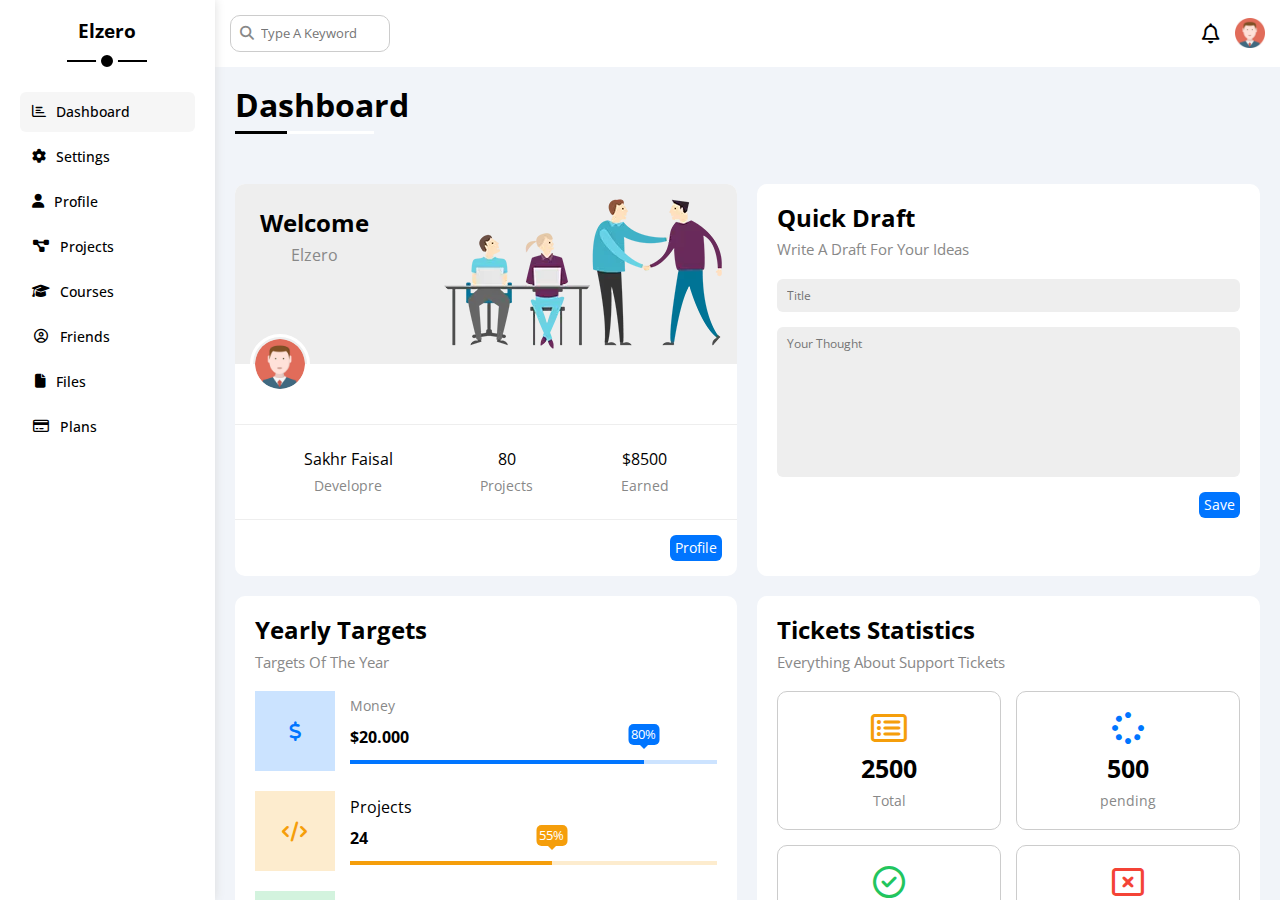
<file: index.html>
<!DOCTYPE html>
<html lang="en">
  <head>
    <meta charset="UTF-8" />
    <meta name="viewport" content="width=device-width, initial-scale=1.0" />
    <meta
      name="description"
      content="Your dashboard for tracking statistics and managing data with ease. Get a clear overview of your site's or app's performance through a modern, user-friendly interface."
    />
    <title>Dashboard | Your best way to track your tasks</title>
    <!-- Google Fonts -->
    <link rel="preconnect" href="https://fonts.googleapis.com" />
    <link rel="preconnect" href="https://fonts.gstatic.com" crossorigin />
    <link
      href="https://fonts.googleapis.com/css2?family=Cairo:wght@200..1000&family=Work+Sans:wght@200..1000&family=Open+Sans:ital,wght@0,300..800;1,300..800&display=swap"
      rel="stylesheet"
    />
    <!-- Normalize File -->
    <link rel="stylesheet" href="css/normalize.css" />
    <!-- Font Awesome Libraries -->
    <link rel="stylesheet" href="css/all.min.css" />
    <!-- Framework file -->
    <link rel="stylesheet" href="css/framework.css" />
    <!-- Mian Css File -->
    <link rel="stylesheet" href="css/elzero.css" />
  </head>
  <body>
    <div class="page flex">
      <aside class="sidebar p-20 p-rel flex flex-col items-center">
        <h3 class="p-rel">Elzero</h3>
        <ul class="links w-full flex flex-col gap-5">
          <li>
            <a href="index.html" class="active" title="Dashboard">
              <i class="fa-regular fa-chart-bar"></i>
              <span class="section-name hide-mobile">Dashboard</span>
            </a>
          </li>
          <li>
            <a href="settings.html" title="Settings">
              <i class="fa-solid fa-gear"></i>
              <span class="section-name hide-mobile">Settings</span>
            </a>
          </li>
          <li>
            <a href="profile.html" title="Profile">
              <i class="fa-solid fa-user"></i>
              <span class="section-name hide-mobile">Profile</span>
            </a>
          </li>
          <li>
            <a href="projects.html" title="Projects">
              <i class="fa-solid fa-diagram-project fa-fw"></i>
              <span class="section-name hide-mobile">Projects</span>
            </a>
          </li>
          <li>
            <a href="courses.html" title="Courses">
              <i class="fa-solid fa-graduation-cap fa-fw"></i>
              <span class="section-name hide-mobile">Courses</span>
            </a>
          </li>
          <li>
            <a href="friends.html" title="Friends">
              <i class="fa-regular fa-circle-user fa-fw"></i>
              <span class="section-name hide-mobile">Friends</span>
            </a>
          </li>
          <li>
            <a href="files.html" title="Files">
              <i class="fa-solid fa-file"></i>
              <span class="section-name hide-mobile">Files</span>
            </a>
          </li>
          <li>
            <a href="plans.html" title="Plans">
              <i class="fa-regular fa-credit-card fa-fw"></i>
              <span class="section-name hide-mobile">Plans</span>
            </a>
          </li>
        </ul>
      </aside>
      <div class="content w-full">
        <header class="bg-white w-full p-15 flex justify-between items-center">
          <div class="search-box p-rel">
            <input type="search" placeholder="Type A Keyword" />
          </div>
          <div class="icons flex items-center gap-15">
            <i class="fa-regular fa-bell fa-lg p-rel"></i>
            <img
              src="images/avatar.webp"
              alt="Avatar"
              width="30px"
              height="30px"
            />
          </div>
        </header>
        <h1 class="p-rel">Dashboard</h1>
        <div class="wrapper w-full p-20 grid gap-20">
          <div class="welcome rad-10 bg-white over-hidden block-mobile">
            <div class="intro flex justify-between p-15 bg-eee">
              <div class="headings txt-c m-10">
                <h2 class="mb-10">Welcome</h2>
                <span class="c-grey">Elzero</span>
              </div>
              <img
                src="images/welcome.webp"
                alt="welcome"
                class="hide-mobile"
              />
            </div>
            <div class="avatar p-rel">
              <img
                src="images/avatar.webp"
                alt="Avatar"
                width="60px"
                class="p-abs rad-50"
              />
            </div>
            <div class="body p-25 flex justify-around block-mobile">
              <div class="stat txt-c">
                Sakhr Faisal
                <span class="block fs-14 c-grey mt-10">Developre</span>
              </div>
              <div class="stat txt-c">
                80
                <span class="block fs-14 c-grey mt-10">Projects</span>
              </div>
              <div class="stat txt-c">
                $8500
                <span class="block fs-14 c-grey mt-10">Earned</span>
              </div>
            </div>
            <a
              href="profile.html"
              class="fs-14 p-5 m-15 rad-6 c-white bg-blue block"
              >Profile</a
            >
          </div>
          <div class="draft rad-10 p-20 bg-white">
            <h2 class="mb-10">Quick Draft</h2>
            <p class="fs-15 c-grey mb-20">Write A Draft For Your Ideas</p>
            <form action="" class="flex flex-col gap-15">
              <input
                type="text"
                placeholder="Title"
                class="p-10 bg-eee rad-6"
              />
              <textarea
                name="thought"
                id="thought"
                placeholder="Your Thought"
                class="p-10 bg-eee rad-6"
              ></textarea>
              <input
                type="submit"
                value="Save"
                class="p-5 fs-14 bg-blue rad-6 c-white"
              />
            </form>
          </div>
          <div class="targets rad-10 p-20 bg-white">
            <h2 class="mb-10">Yearly Targets</h2>
            <p class="fs-15 c-grey mb-20">Targets Of The Year</p>
            <div class="money flex items-center mb-20">
              <i class="fa-solid fa-dollar-sign fa-lg c-blue"></i>
              <div class="details w-full flex flex-col justify-around">
                <span class="fs-14 c-grey">Money</span>
                <h4>$20.000</h4>
                <div class="progress p-rel">
                  <span style="width: 80%" data="80%"></span>
                </div>
              </div>
            </div>
            <div class="projects flex items-center mb-20">
              <i class="fa-solid fa-code fa-lg c-orange"></i>
              <div class="details w-full flex flex-col justify-around">
                <span>Projects</span>
                <h4>24</h4>
                <div class="progress p-rel">
                  <span style="width: 55%" data="55%"></span>
                </div>
              </div>
            </div>
            <div class="team flex items-center">
              <i class="fa-solid fa-user fa-lg c-green"></i>
              <div class="details w-full flex flex-col justify-around">
                <span>Team</span>
                <h4>12</h4>
                <div class="progress p-rel">
                  <span style="width: 75%" data="75%"></span>
                </div>
              </div>
            </div>
          </div>
          <div class="tickets rad-10 p-20 bg-white">
            <h2 class="mb-10">Tickets Statistics</h2>
            <p class="mb-20 c-grey fs-15">Everything About Support Tickets</p>
            <div class="stats grid grid-2col gap-15 grid-1col-mobile">
              <div class="total p-20 flex flex-col gap-10 items-center rad-10">
                <i class="fa-regular fa-rectangle-list fa-2x c-orange"></i>
                <span class="fs-25 fw-bold">2500</span>
                <span class="fs-14 c-grey">Total</span>
              </div>
              <div
                class="pending p-20 flex flex-col gap-10 items-center rad-10"
              >
                <i class="fa-solid fa-spinner fa-2x c-blue"></i>
                <span class="fs-25 fw-bold">500</span>
                <span class="fs-14 c-grey">pending</span>
              </div>
              <div class="closed p-20 flex flex-col gap-10 items-center rad-10">
                <i class="fa-regular fa-circle-check fa-2x c-green"></i>
                <span class="fs-25 fw-bold">1900</span>
                <span class="fs-14 c-grey">Closed</span>
              </div>
              <div
                class="deleted p-20 flex flex-col gap-10 items-center rad-10"
              >
                <i class="fa-regular fa-rectangle-xmark fa-2x c-red"></i>
                <span class="fs-25 fw-bold">100</span>
                <span class="fs-14 c-grey">Deleted</span>
              </div>
            </div>
          </div>
          <div class="news rad-10 p-20 bg-white txt-c-mobile">
            <h2 class="mb-20">Latest News</h2>
            <div class="news-row flex items-center gap-15 pb-15 mb-15">
              <img
                src="images/news-01.webp"
                alt="News"
                width="100px"
                class="block rad-6"
              />
              <div class="info">
                <h3 class="fs-16 mb-10">Created SASS Section</h3>
                <p class="fs-14 c-grey">New SASS Examples & Tutorials</p>
              </div>
              <span class="btn-shape p-5 fs-14 bg-eee rad-6">3 Days Ago</span>
            </div>
            <div class="news-row flex items-center pb-20 mb-20">
              <img
                src="images/news-02.webp"
                alt="News"
                width="100px"
                class="block rad-6 mr-10"
              />
              <div class="info">
                <h3 class="fs-16 mb-10">Changed The Design</h3>
                <p class="fs-14 c-grey">A Brand New Website Design</p>
              </div>
              <span class="btn-shape p-5 fs-14 bg-eee rad-6">5 Days Ago</span>
            </div>
            <div class="news-row flex items-center pb-20 mb-20">
              <img
                src="images/news-03.webp"
                alt="News"
                width="100px"
                class="block rad-6 mr-10"
              />
              <div class="info">
                <h3 class="fs-16 mb-10">Team Increased</h3>
                <p class="fs-14 c-grey">3 Developers Joined The Team</p>
              </div>
              <span class="btn-shape p-5 fs-14 bg-eee rad-6">7 Days Ago</span>
            </div>
            <div class="news-row flex items-center">
              <img
                src="images/news-04.webp"
                alt="News"
                width="100px"
                class="block rad-6 mr-10"
              />
              <div class="info">
                <h3 class="fs-16 mb-10">Added Payment Gateway</h3>
                <p class="fs-14 c-grey">Many New Payment Gateways Added</p>
              </div>
              <span class="btn-shape p-5 fs-14 bg-eee rad-6">9 Days Ago</span>
            </div>
          </div>
          <div class="tasks rad-10 p-20 bg-white">
            <h2 class="mb-20">Latest Tasks</h2>
            <div class="flex items-center pb-15 mb-15">
              <div class="info">
                <h3 class="fs-15 mb-10">Record One New Video</h3>
                <p class="fs-15 c-grey">New SASS Examples & Tutorials</p>
              </div>
              <i class="fa-regular fa-trash-can delete block"></i>
            </div>
            <div class="flex items-center pb-15 mb-15">
              <div class="info">
                <h3 class="fs-15 mb-10">Write Article</h3>
                <p class="fs-15 c-grey">
                  Write Low Level vs High Level Languages
                </p>
              </div>
              <i class="fa-regular fa-trash-can delete"></i>
            </div>
            <div class="flex items-center pb-15 mb-15">
              <div class="info">
                <h3 class="fs-15 mb-10">Finish Project</h3>
                <p class="fs-15 c-grey">Publish Academy Programming Project</p>
              </div>
              <i class="fa-regular fa-trash-can delete"></i>
            </div>
            <div class="deleted flex items-center pb-15 mb-15">
              <div class="info">
                <h3 class="fs-15 mb-10">Attend The Meeting</h3>
                <p class="fs-15 c-grey">
                  Attend The Project Business Analysis Meeting
                </p>
              </div>
              <i class="fa-regular fa-trash-can delete"></i>
            </div>
            <div class="flex items-center">
              <div class="info">
                <h3 class="fs-15 mb-10">Finish Lesson</h3>
                <p class="fs-15 c-grey">Finish Teaching Flex Box</p>
              </div>
              <i class="fa-regular fa-trash-can delete"></i>
            </div>
          </div>
          <div class="keys rad-10 p-20 bg-white">
            <h2 class="mb-20">Top Search Items</h2>
            <div class="head pb-15 fs-16 c-grey flex justify-between">
              <span class="fs-16 c-grey">Keywords</span
              ><span>Search Count</span>
            </div>
            <div class="item pt-15 pb-15 flex justify-between">
              <span class="fs-16">Programming</span
              ><span class="btn-shape bg-eee">220</span>
            </div>
            <div class="item pt-15 pb-15 flex justify-between">
              <span class="fs-16">JavaScript</span
              ><span class="btn-shape bg-eee">180</span>
            </div>
            <div class="item pt-15 pb-15 flex justify-between">
              <span class="fs-16">PHP</span
              ><span class="btn-shape bg-eee">160</span>
            </div>
            <div class="item pt-15 pb-15 flex justify-between">
              <span class="fs-16">Code</span
              ><span class="btn-shape bg-eee">145</span>
            </div>
            <div class="item pt-15 pb-15 flex justify-between">
              <span class="fs-16">Design</span
              ><span class="btn-shape bg-eee">110</span>
            </div>
            <div class="item pt-15 flex justify-between">
              <span class="fs-16">Logic</span
              ><span class="btn-shape bg-eee">90</span>
            </div>
          </div>
          <div class="uploads rad-10 p-20 bg-white">
            <h2 class="mb-20">Latest Uploads</h2>
            <ul>
              <li class="pt-10 pb-10 flex items-center gap-10">
                <img
                  src="images/file-01.svg"
                  alt="File"
                  width="40px"
                  class="block"
                />
                <div class="name">
                  <h3 class="fs-16 mb-5">my-file.pdf</h3>
                  <span class="fs-15 c-grey">Elzero</span>
                </div>
                <span class="ml-auto btn-shape bg-eee">2.9mb</span>
              </li>
              <li class="pt-10 pb-10 flex items-center gap-10">
                <img
                  src="images/file-02.svg"
                  alt="File"
                  width="40px"
                  class="block"
                />
                <div class="name">
                  <h3 class="fs-16 mb-5">My-Video-File.avi</h3>
                  <span class="fs-15 c-grey">Admin</span>
                </div>
                <span class="ml-auto btn-shape bg-eee">4.9mb</span>
              </li>
              <li class="pt-10 pb-10 flex items-center gap-10">
                <img
                  src="images/file-03.svg"
                  alt="File"
                  width="40px"
                  class="block"
                />
                <div class="name">
                  <h3 class="fs-16 mb-5">My-Psd-File.pdf</h3>
                  <span class="fs-15 c-grey">Osams</span>
                </div>
                <span class="ml-auto btn-shape bg-eee">4.5mb</span>
              </li>
              <li class="pt-10 pb-10 flex items-center gap-10">
                <img
                  src="images/file-04.svg"
                  alt="File"
                  width="40px"
                  class="block"
                />
                <div class="name">
                  <h3 class="fs-16 mb-5">My-Zip-File.pdf</h3>
                  <span class="fs-15 c-grey">Sakhr</span>
                </div>
                <span class="ml-auto btn-shape bg-eee">8.9mb</span>
              </li>
              <li class="pt-10 pb-10 flex items-center gap-10">
                <img
                  src="images/file-05.svg"
                  alt="File"
                  width="40px"
                  class="block"
                />
                <div class="name">
                  <h3 class="fs-16 mb-5">My-DLL-File.pdf</h3>
                  <span class="fs-15 c-grey">Aseem</span>
                </div>
                <span class="ml-auto btn-shape bg-eee">4.9mb</span>
              </li>
              <li class="pt-10 flex items-center gap-10">
                <img
                  src="images/file-06.svg"
                  alt="File"
                  width="40px"
                  class="block"
                />
                <div class="name">
                  <h3 class="fs-16 mb-5">My-Eps-File.pdf</h3>
                  <span class="fs-15 c-grey">Amjad</span>
                </div>
                <span class="ml-auto btn-shape bg-eee">8.9mb</span>
              </li>
            </ul>
          </div>
          <div class="last-project rad-10 p-20 bg-white p-rel">
            <h2 class="mb-20">Last Project Progress</h2>
            <ul class="flex flex-col gap-35 p-rel">
              <span class="line p-abs"></span>
              <li class="done">Got The Projec</li>
              <li class="done">Started The Project</li>
              <li class="done">The Project About To Finish</li>
              <li class="going">Test The Project</li>
              <li class="">Finish The Project & Get Money</li>
            </ul>
            <img src="images/project.webp" alt="Project" width="160px" />
          </div>
          <div class="reminders rad-10 p-20 bg-white">
            <h2 class="mb-20">Reminders</h2>
            <ul class="flex flex-col gap-20">
              <li class="p-rel pl-10">
                <p class="fs-14 fw-bold mb-10">Check My Tasks List</p>
                <span class="fs-13 c-grey">28/01/2025 - 12:00am</span>
              </li>
              <li class="p-rel pl-10">
                <p class="fs-14 fw-bold mb-10">Check My Projects</p>
                <span class="fs-13 c-grey">03/02/2025 - 12:00am</span>
              </li>
              <li class="p-rel pl-10">
                <p class="fs-14 fw-bold mb-10">Call All My Clients</p>
                <span class="fs-13 c-grey">25/02/2025 - 12:00am</span>
              </li>
              <li class="p-rel pl-10">
                <p class="fs-14 fw-bold mb-10">
                  Finish The Development Workshop
                </p>
                <span class="fs-13 c-grey">28/03/2025 - 12:00am</span>
              </li>
            </ul>
          </div>
          <div class="post rad-10 p-20 bg-white">
            <h2 class="mb-20">Latest Post</h2>
            <div class="post">
              <div class="head flex gap-10 items-center">
                <img src="images/avatar.webp" alt="Avatar" width="50px" />
                <div class="info">
                  <h3 class="fs-16 mb-10">Sakhr Faisal</h3>
                  <p class="c-grey">About 3 Hours Ago</p>
                </div>
              </div>
              <p class="body">
                You can fool all of the people some of the time, and some of the
                people all of the time, but you can't fool all of the people all
                of the time.
              </p>
              <div class="foot c-grey flex justify-between">
                <div class="likes">
                  <i class="fa-regular fa-heart mr-5"></i>
                  <span>1.8K</span>
                </div>
                <div class="comments">
                  <i class="fa-regular fa-comments mr-5"></i>
                  <span class="">500</span>
                </div>
              </div>
            </div>
          </div>
          <div class="social-stats rad-10 p-20 bg-white">
            <h2 class="mb-20">Social Media Stats</h2>
            <div class="facebook w-full mb-10 flex">
              <i
                class="fa-brands fa-facebook-f fa-2x c-white p-10 center-flex"
              ></i>
              <div class="info w-full flex justify-between items-center">
                <span>90K Followers</span>
                <a src="https://facebook.com" class="fs-14 btn-shape c-white"
                  >Follow</a
                >
              </div>
            </div>
            <div class="twitter w-full mb-10 flex">
              <i
                class="fa-brands fa-x-twitter fa-2x c-white p-10 center-flex"
              ></i>
              <div class="info w-full flex justify-between items-center">
                <span>2M Likes</span>
                <a src="https://x.com" class="fs-14 btn-shape c-white">Like</a>
              </div>
            </div>
            <div class="youtube w-full mb-10 flex">
              <i class="fa-brands fa-youtube fa-2x c-white center-flex"></i>
              <div class="info w-full flex justify-between items-center">
                <span>1M Subs</span>
                <a src="https://youtube.com" class="fs-14 btn-shape c-white"
                  >Subscribe</a
                >
              </div>
            </div>
            <div class="linkedin w-full flex">
              <i class="fa-brands fa-linkedin fa-2x c-white center-flex"></i>
              <div class="info w-full flex justify-between items-center">
                <span>70K Followers</span>
                <a src="https://linkedin.com" class="fs-14 btn-shape c-white"
                  >Follow</a
                >
              </div>
            </div>
          </div>
        </div>
        <!-- Start Projects Table -->
        <div class="projects rad-10 p-20 bg-white mr-20 mb-20 ml-20">
          <h2 class="mb-20">Projects</h2>
          <div class="responsive">
            <table>
              <thead>
                <tr class="bg-eee txt-left">
                  <th>Name</th>
                  <th>Finish Date</th>
                  <th>Client</th>
                  <th>Price</th>
                  <th>Team</th>
                  <th>Status</th>
                </tr>
              </thead>
              <tbody>
                <tr>
                  <td>Ministry Wikipedia</td>
                  <td>10 May 2024</td>
                  <td>Ministry</td>
                  <td>$5300</td>
                  <td>
                    <img src="images/team-01.webp" alt="Team-Member" />
                    <img src="images/team-02.webp" alt="Team-Member" />
                    <img src="images/team-03.webp" alt="Team-Member" />
                    <img src="images/team-04.webp" alt="Team-Member" />
                  </td>
                  <td>
                    <span class="bg-orange btn-shape c-white">Pending</span>
                  </td>
                </tr>
                <tr>
                  <td>Elzero Shop</td>
                  <td>10 jun 2025</td>
                  <td>Elzero Company</td>
                  <td>$1500</td>
                  <td>
                    <img src="images/team-01.webp" alt="Team-Member" />
                    <img src="images/team-02.webp" alt="Team-Member" />
                    <img src="images/team-04.webp" alt="Team-Member" />
                  </td>
                  <td>
                    <span class="bg-blue btn-shape c-white">In Progress</span>
                  </td>
                </tr>
                <tr>
                  <td>Bouba App</td>
                  <td>13 March 2024</td>
                  <td>Bouba</td>
                  <td>$3400</td>
                  <td>
                    <img src="images/team-02.webp" alt="Team-Member" />
                    <img src="images/team-03.webp" alt="Team-Member" />
                  </td>
                  <td>
                    <span class="bg-green btn-shape c-white">Completed</span>
                  </td>
                </tr>
                <tr>
                  <td>Mahmoud Website</td>
                  <td>30 May 2024</td>
                  <td>Mahmoud</td>
                  <td>$1200</td>
                  <td>
                    <img src="images/team-01.webp" alt="Team-Member" />
                    <img src="images/team-02.webp" alt="Team-Member" />
                  </td>
                  <td>
                    <span class="bg-green btn-shape c-white">Completed</span>
                  </td>
                </tr>
                <tr>
                  <td>Sayed Website</td>
                  <td>10 May 2022</td>
                  <td>Sayed</td>
                  <td>$300</td>
                  <td>
                    <img src="images/team-02.webp" alt="Team-Member" />
                    <img src="images/team-04.webp" alt="Team-Member" />
                  </td>
                  <td>
                    <span class="bg-red btn-shape c-white">Rejected</span>
                  </td>
                </tr>
                <tr>
                  <td>Arena Application</td>
                  <td>20 Dec 2024</td>
                  <td>Arena</td>
                  <td>$1100</td>
                  <td>
                    <img src="images/team-01.webp" alt="Team-Member" />
                    <img src="images/team-02.webp" alt="Team-Member" />
                    <img src="images/team-03.webp" alt="Team-Member" />
                    <img src="images/team-04.webp" alt="Team-Member" />
                  </td>
                  <td>
                    <span class="bg-green btn-shape c-white">Completed</span>
                  </td>
                </tr>
              </tbody>
            </table>
          </div>
        </div>
        <!-- End Projects Table -->
      </div>
    </div>
  </body>
</html>
</file>
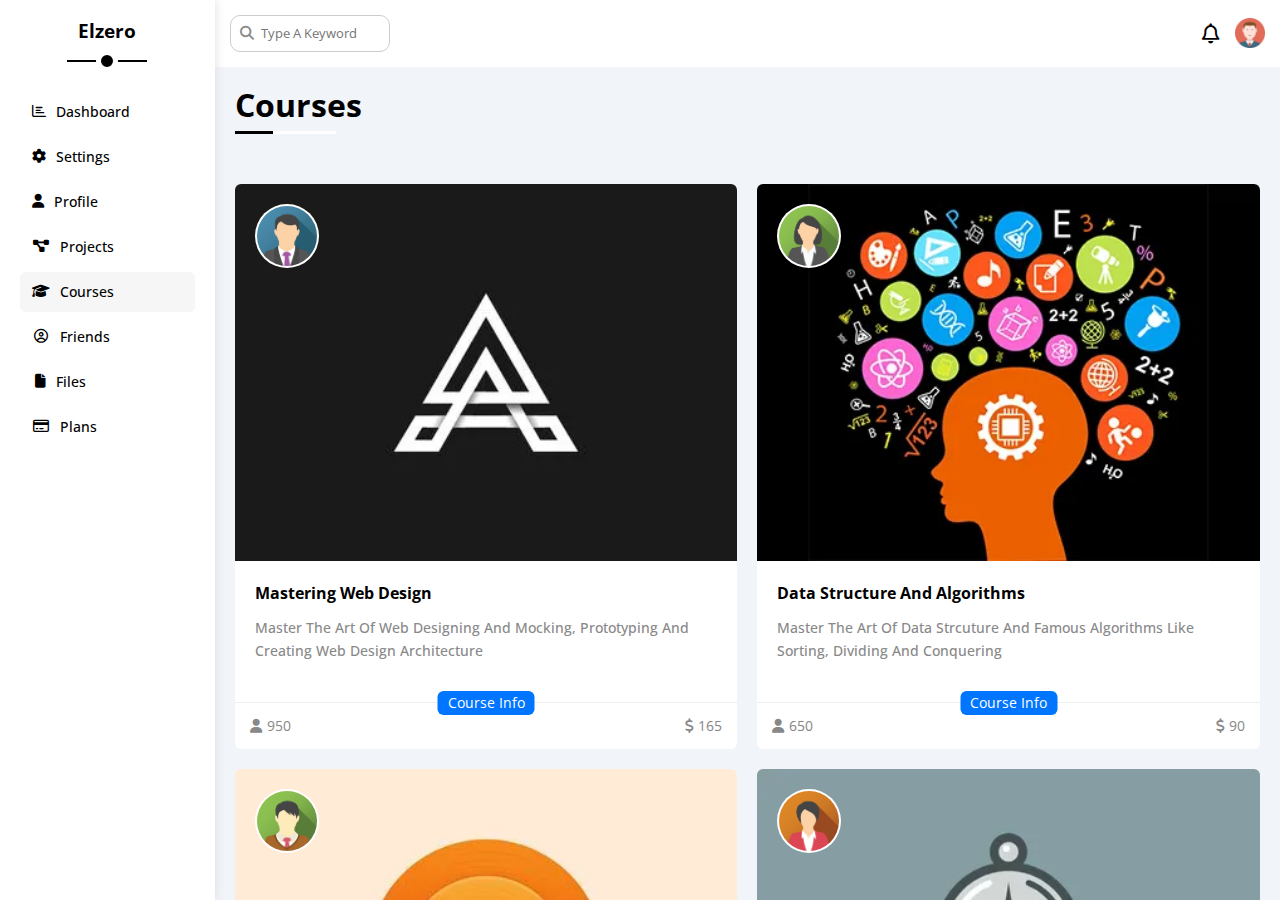
<file: courses.html>
<!DOCTYPE html>
<html lang="en">
  <head>
    <meta charset="UTF-8" />
    <meta name="viewport" content="width=device-width, initial-scale=1.0" />
    <meta
      name="description"
      content="All our team members' courses in only one please"
    />
    <title>Courses | Your best place to learn</title>
    <!-- Google Fonts -->
    <link rel="preconnect" href="https://fonts.googleapis.com" />
    <link rel="preconnect" href="https://fonts.gstatic.com" crossorigin />
    <link
      href="https://fonts.googleapis.com/css2?family=Cairo:wght@200..1000&family=Work+Sans:wght@200..1000&family=Open+Sans:ital,wght@0,300..800;1,300..800&display=swap"
      rel="stylesheet"
    />
    <!-- Normalize File -->
    <link rel="stylesheet" href="css/normalize.css" />
    <!-- Font Awesome Libraries -->
    <link rel="stylesheet" href="css/all.min.css" />
    <!-- Framework file -->
    <link rel="stylesheet" href="css/framework.css" />
    <!-- Mian Css File -->
    <link rel="stylesheet" href="css/elzero.css" />
  </head>
  <body>
    <div class="page min-h-page flex">
      <aside class="sidebar p-20 p-rel flex flex-col items-center">
        <h3 class="p-rel">Elzero</h3>
        <ul class="links w-full flex flex-col gap-5">
          <li>
            <a href="index.html" title="Dashboard">
              <i class="fa-regular fa-chart-bar"></i>
              <span class="section-name hide-mobile">Dashboard</span>
            </a>
          </li>
          <li>
            <a href="settings.html" title="Settings">
              <i class="fa-solid fa-gear"></i>
              <span class="section-name hide-mobile">Settings</span>
            </a>
          </li>
          <li>
            <a href="profile.html" title="Profile">
              <i class="fa-solid fa-user"></i>
              <span class="section-name hide-mobile">Profile</span>
            </a>
          </li>
          <li>
            <a href="projects.html" title="Projects">
              <i class="fa-solid fa-diagram-project fa-fw"></i>
              <span class="section-name hide-mobile">Projects</span>
            </a>
          </li>
          <li>
            <a href="courses.html" title="Courses" class="active">
              <i class="fa-solid fa-graduation-cap fa-fw"></i>
              <span class="section-name hide-mobile">Courses</span>
            </a>
          </li>
          <li>
            <a href="friends.html" title="Friends">
              <i class="fa-regular fa-circle-user fa-fw"></i>
              <span class="section-name hide-mobile">Friends</span>
            </a>
          </li>
          <li>
            <a href="files.html" title="Files">
              <i class="fa-solid fa-file"></i>
              <span class="section-name hide-mobile">Files</span>
            </a>
          </li>
          <li>
            <a href="plans.html" title="Plans">
              <i class="fa-regular fa-credit-card fa-fw"></i>
              <span class="section-name hide-mobile">Plans</span>
            </a>
          </li>
        </ul>
      </aside>
      <div class="content w-full">
        <header class="bg-white w-full p-15 flex justify-between items-center">
          <div class="search-box p-rel">
            <input type="search" placeholder="Type A Keyword" />
          </div>
          <div class="icons flex items-center gap-15">
            <i class="fa-regular fa-bell fa-lg p-rel"></i>
            <img
              src="images/avatar.webp"
              alt="Avatar"
              width="30px"
              height="30px"
            />
          </div>
        </header>
        <h1 class="p-rel">Courses</h1>
        <div class="courses-page w-full p-20 grid gap-20">
          <div class="course p-rel bg-white rad-6 over-hidden">
            <img
              src="images/team-01.webp"
              alt="Team-Member"
              width="64px"
              height="64px"
              class="team rad-50 p-abs"
              loading="lazy"
            />
            <img
              src="images/course-01.webp"
              alt="Course"
              class="w-full"
              loading="lazy"
            />
            <div class="headings p-20 mb-20">
              <h4 class="mb-15">Mastering Web Design</h4>
              <p class="c-grey fs-14">
                Master The Art Of Web Designing And Mocking, Prototyping And
                Creating Web Design Architecture
              </p>
            </div>
            <div
              class="info p-rel flex justify-between p-15 items-center border-top fs-14 c-grey"
            >
              <span class="subs">950</span>
              <span class="cost">165</span>
            </div>
          </div>
          <div class="course p-rel bg-white rad-6 over-hidden">
            <img
              src="images/team-02.webp"
              alt="Team-Member"
              width="64px"
              height="64px"
              class="team rad-50 p-abs"
              loading="lazy"
            />
            <img
              src="images/course-02.webp"
              alt="Course"
              class="w-full"
              loading="lazy"
            />
            <div class="headings p-20 mb-20">
              <h4 class="mb-15">Data Structure And Algorithms</h4>
              <p class="c-grey fs-14">
                Master The Art Of Data Strcuture And Famous Algorithms Like
                Sorting, Dividing And Conquering
              </p>
            </div>
            <div
              class="info p-rel flex justify-between p-15 items-center border-top fs-14 c-grey"
            >
              <span class="subs">650</span>
              <span class="cost">90</span>
            </div>
          </div>
          <div class="course p-rel bg-white rad-6 over-hidden">
            <img
              src="images/team-03.webp"
              alt="Team-Member"
              width="64px"
              height="64px"
              class="team rad-50 p-abs"
              loading="lazy"
            />
            <img
              src="images/course-03.webp"
              alt="Course"
              class="w-full"
              loading="lazy"
            />
            <div class="headings p-20 mb-20">
              <h4 class="mb-15">Responsive Web Design</h4>
              <p class="c-grey fs-14">
                Mastering Responsive Web Design And Media Queries And Know
                Everything About Breakpoints
              </p>
            </div>
            <div
              class="info p-rel flex justify-between p-15 items-center border-top fs-14 c-grey"
            >
              <span class="subs">950</span>
              <span class="cost">250</span>
            </div>
          </div>
          <div class="course p-rel bg-white rad-6 over-hidden">
            <img
              src="images/team-04.webp"
              alt="Team-Member"
              width="64px"
              height="64px"
              class="team rad-50 p-abs"
              loading="lazy"
            />
            <img
              src="images/course-04.webp"
              alt="Course"
              class="w-full"
              loading="lazy"
            />
            <div class="headings p-20 mb-20">
              <h4 class="mb-15">Mastering Python</h4>
              <p class="c-grey fs-14">
                Mastering Python To Prepare For Data Science, Artificial
                Intelligence, Automating Things in Your Life
              </p>
            </div>
            <div
              class="info p-rel flex justify-between p-15 items-center border-top fs-14 c-grey"
            >
              <span class="subs">950</span>
              <span class="cost">250</span>
            </div>
          </div>
          <div class="course p-rel bg-white rad-6 over-hidden">
            <img
              src="images/team-01.webp"
              alt="Team-Member"
              width="64px"
              height="64px"
              class="team rad-50 p-abs"
              loading="lazy"
            />
            <img
              src="images/course-05.webp"
              alt="Course"
              class="w-full"
              loading="lazy"
            />
            <div class="headings p-20 mb-20">
              <h4 class="mb-15">PHP Examples</h4>
              <p class="c-grey fs-14">
                PHP Tutorials And Examples And Practice On Web Application And
                Connecting With Databases
              </p>
            </div>
            <div
              class="info p-rel flex justify-between p-15 items-center border-top fs-14 c-grey"
            >
              <span class="subs">850</span>
              <span class="cost">150</span>
            </div>
          </div>
          <div class="course p-rel bg-white rad-6 over-hidden">
            <img
              src="images/team-04.webp"
              alt="Team-Member"
              width="64px"
              height="64px"
              class="team rad-50 p-abs"
              loading="lazy"
            />
            <img
              src="images/course-02.webp"
              alt="course"
              class="w-full"
              loading="lazy"
            />
            <div class="headings p-20 mb-20">
              <h4 class="mb-15">Data Structure And Algorithms</h4>
              <p class="c-grey fs-14">
                Master The Art Of Data Strcuture And Famous Algorithms Like
                Sorting, Dividing And Conquering
              </p>
            </div>
            <div
              class="info p-rel flex justify-between p-15 items-center border-top fs-14 c-grey"
            >
              <span class="subs">1150</span>
              <span class="cost">210</span>
            </div>
          </div>
          <div class="course p-rel bg-white rad-6 over-hidden">
            <img
              src="images/team-01.webp"
              alt="Team-Member"
              width="64px"
              height="64px"
              class="team rad-50 p-abs"
              loading="lazy"
            />
            <img
              src="images/course-03.webp"
              alt="Course"
              class="w-full"
              loading="lazy"
            />
            <div class="headings p-20 mb-20">
              <h4 class="mb-15">Responsive Web Design</h4>
              <p class="c-grey fs-14">
                Mastering Responsive Web Design And Media Queries And Know
                Everything About Breakpoints
              </p>
            </div>
            <div
              class="info p-rel flex justify-between p-15 items-center border-top fs-14 c-grey"
            >
              <span class="subs">650</span>
              <span class="cost">90</span>
            </div>
          </div>
          <div class="course p-rel bg-white rad-6 over-hidden">
            <img
              src="images/team-04.webp"
              alt="Team-Member"
              width="64px"
              height="64px"
              class="team rad-50 p-abs"
              loading="lazy"
            />
            <img
              src="images/course-01.webp"
              alt="course"
              class="w-full"
              loading="lazy"
            />
            <div class="headings p-20 mb-20">
              <h4 class="mb-15">Web Design Templates</h4>
              <p class="c-grey fs-14">
                Master The Art Of Web Designing And Mocking, Prototyping And
                Creating Web Design Architecture By Templates
              </p>
            </div>
            <div
              class="info p-rel flex justify-between p-15 items-center border-top fs-14 c-grey"
            >
              <span class="subs">340</span>
              <span class="cost">80</span>
            </div>
          </div>
          <div class="course p-rel bg-white rad-6 over-hidden">
            <img
              src="images/team-03.webp"
              alt="Team-Member"
              width="64px"
              height="64px"
              class="team rad-50 p-abs"
              loading="lazy"
            />
            <img
              src="images/course-05.webp"
              alt="course"
              class="w-full"
              loading="lazy"
            />
            <div class="headings p-20 mb-20">
              <h4 class="mb-15">Mastering PHP By Projects</h4>
              <p class="c-grey fs-14">
                PHP Tutorials And Examples And Practice On Web Application And
                Connecting With Databases
              </p>
            </div>
            <div
              class="info p-rel flex justify-between p-15 items-center border-top fs-14 c-grey"
            >
              <span class="subs">350</span>
              <span class="cost">55</span>
            </div>
          </div>
          <div class="course p-rel bg-white rad-6 over-hidden">
            <img
              src="images/team-05.webp"
              alt="Team-Member"
              width="64px"
              height="64px"
              class="team rad-50 p-abs"
              loading="lazy"
            />
            <img
              src="images/course-04.webp"
              alt="course"
              class="w-full"
              loading="lazy"
            />
            <div class="headings p-20 mb-20">
              <h4 class="mb-15">Mastering Python By Projects</h4>
              <p class="c-grey fs-14">
                PHP Tutorials And Examples And Practice On Web Application And
                Connecting With Databases
              </p>
            </div>
            <div
              class="info p-rel flex justify-between p-15 items-center border-top fs-14 c-grey"
            >
              <span class="subs">470</span>
              <span class="cost">65</span>
            </div>
          </div>
        </div>
      </div>
    </div>
  </body>
</html>
</file>
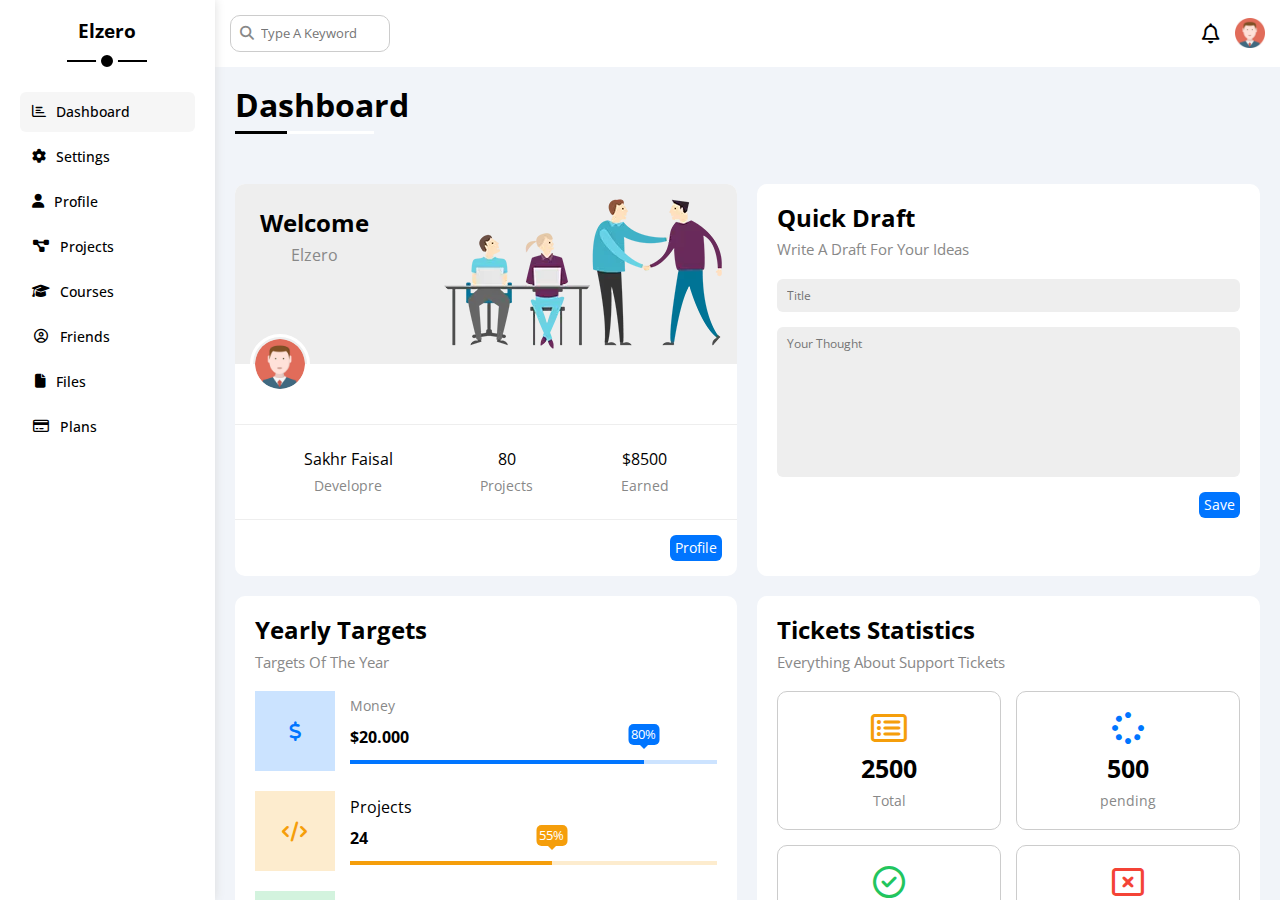
<file: dashboard.html>
<!DOCTYPE html>
<html lang="en">
  <head>
    <meta charset="UTF-8" />
    <meta name="viewport" content="width=device-width, initial-scale=1.0" />
    <meta
      name="description"
      content="Your dashboard for tracking statistics and managing data with ease. Get a clear overview of your site's or app's performance through a modern, user-friendly interface."
    />
    <title>Dashboard | Your best way to track your tasks</title>
    <!-- Google Fonts -->
    <link rel="preconnect" href="https://fonts.googleapis.com" />
    <link rel="preconnect" href="https://fonts.gstatic.com" crossorigin />
    <link
      href="https://fonts.googleapis.com/css2?family=Cairo:wght@200..1000&family=Work+Sans:wght@200..1000&family=Open+Sans:ital,wght@0,300..800;1,300..800&display=swap"
      rel="stylesheet"
    />
    <!-- Normalize File -->
    <link rel="stylesheet" href="css/normalize.css" />
    <!-- Font Awesome Libraries -->
    <link rel="stylesheet" href="css/all.min.css" />
    <!-- Framework file -->
    <link rel="stylesheet" href="css/framework.css" />
    <!-- Mian Css File -->
    <link rel="stylesheet" href="css/elzero.css" />
  </head>
  <body>
    <div class="page flex">
      <aside class="sidebar p-20 p-rel flex flex-col items-center">
        <h3 class="p-rel">Elzero</h3>
        <ul class="links w-full flex flex-col gap-5">
          <li>
            <a href="dashboard.html" class="active" title="Dashboard">
              <i class="fa-regular fa-chart-bar"></i>
              <span class="section-name hide-mobile">Dashboard</span>
            </a>
          </li>
          <li>
            <a href="settings.html" title="Settings">
              <i class="fa-solid fa-gear"></i>
              <span class="section-name hide-mobile">Settings</span>
            </a>
          </li>
          <li>
            <a href="profile.html" title="Profile">
              <i class="fa-solid fa-user"></i>
              <span class="section-name hide-mobile">Profile</span>
            </a>
          </li>
          <li>
            <a href="projects.html" title="Projects">
              <i class="fa-solid fa-diagram-project fa-fw"></i>
              <span class="section-name hide-mobile">Projects</span>
            </a>
          </li>
          <li>
            <a href="courses.html" title="Courses">
              <i class="fa-solid fa-graduation-cap fa-fw"></i>
              <span class="section-name hide-mobile">Courses</span>
            </a>
          </li>
          <li>
            <a href="friends.html" title="Friends">
              <i class="fa-regular fa-circle-user fa-fw"></i>
              <span class="section-name hide-mobile">Friends</span>
            </a>
          </li>
          <li>
            <a href="files.html" title="Files">
              <i class="fa-solid fa-file"></i>
              <span class="section-name hide-mobile">Files</span>
            </a>
          </li>
          <li>
            <a href="plans.html" title="Plans">
              <i class="fa-regular fa-credit-card fa-fw"></i>
              <span class="section-name hide-mobile">Plans</span>
            </a>
          </li>
        </ul>
      </aside>
      <div class="content w-full">
        <header class="bg-white w-full p-15 flex justify-between items-center">
          <div class="search-box p-rel">
            <input type="search" placeholder="Type A Keyword" />
          </div>
          <div class="icons flex items-center gap-15">
            <i class="fa-regular fa-bell fa-lg p-rel"></i>
            <img
              src="images/avatar.webp"
              alt="Avatar"
              width="30px"
              height="30px"
            />
          </div>
        </header>
        <h1 class="p-rel">Dashboard</h1>
        <div class="wrapper w-full p-20 grid gap-20">
          <div class="welcome rad-10 bg-white over-hidden block-mobile">
            <div class="intro flex justify-between p-15 bg-eee">
              <div class="headings txt-c m-10">
                <h2 class="mb-10">Welcome</h2>
                <span class="c-grey">Elzero</span>
              </div>
              <img
                src="images/welcome.webp"
                alt="welcome"
                class="hide-mobile"
              />
            </div>
            <div class="avatar p-rel">
              <img
                src="images/avatar.webp"
                alt="Avatar"
                width="60px"
                class="p-abs rad-50"
              />
            </div>
            <div class="body p-25 flex justify-around block-mobile">
              <div class="stat txt-c">
                Sakhr Faisal
                <span class="block fs-14 c-grey mt-10">Developre</span>
              </div>
              <div class="stat txt-c">
                80
                <span class="block fs-14 c-grey mt-10">Projects</span>
              </div>
              <div class="stat txt-c">
                $8500
                <span class="block fs-14 c-grey mt-10">Earned</span>
              </div>
            </div>
            <a
              href="profile.html"
              class="fs-14 p-5 m-15 rad-6 c-white bg-blue block"
              >Profile</a
            >
          </div>
          <div class="draft rad-10 p-20 bg-white">
            <h2 class="mb-10">Quick Draft</h2>
            <p class="fs-15 c-grey mb-20">Write A Draft For Your Ideas</p>
            <form action="" class="flex flex-col gap-15">
              <input
                type="text"
                placeholder="Title"
                class="p-10 bg-eee rad-6"
              />
              <textarea
                name="thought"
                id="thought"
                placeholder="Your Thought"
                class="p-10 bg-eee rad-6"
              ></textarea>
              <input
                type="submit"
                value="Save"
                class="p-5 fs-14 bg-blue rad-6 c-white"
              />
            </form>
          </div>
          <div class="targets rad-10 p-20 bg-white">
            <h2 class="mb-10">Yearly Targets</h2>
            <p class="fs-15 c-grey mb-20">Targets Of The Year</p>
            <div class="money flex items-center mb-20">
              <i class="fa-solid fa-dollar-sign fa-lg c-blue"></i>
              <div class="details w-full flex flex-col justify-around">
                <span class="fs-14 c-grey">Money</span>
                <h4>$20.000</h4>
                <div class="progress p-rel">
                  <span style="width: 80%" data="80%"></span>
                </div>
              </div>
            </div>
            <div class="projects flex items-center mb-20">
              <i class="fa-solid fa-code fa-lg c-orange"></i>
              <div class="details w-full flex flex-col justify-around">
                <span>Projects</span>
                <h4>24</h4>
                <div class="progress p-rel">
                  <span style="width: 55%" data="55%"></span>
                </div>
              </div>
            </div>
            <div class="team flex items-center">
              <i class="fa-solid fa-user fa-lg c-green"></i>
              <div class="details w-full flex flex-col justify-around">
                <span>Team</span>
                <h4>12</h4>
                <div class="progress p-rel">
                  <span style="width: 75%" data="75%"></span>
                </div>
              </div>
            </div>
          </div>
          <div class="tickets rad-10 p-20 bg-white">
            <h2 class="mb-10">Tickets Statistics</h2>
            <p class="mb-20 c-grey fs-15">Everything About Support Tickets</p>
            <div class="stats grid grid-2col gap-15 grid-1col-mobile">
              <div class="total p-20 flex flex-col gap-10 items-center rad-10">
                <i class="fa-regular fa-rectangle-list fa-2x c-orange"></i>
                <span class="fs-25 fw-bold">2500</span>
                <span class="fs-14 c-grey">Total</span>
              </div>
              <div
                class="pending p-20 flex flex-col gap-10 items-center rad-10"
              >
                <i class="fa-solid fa-spinner fa-2x c-blue"></i>
                <span class="fs-25 fw-bold">500</span>
                <span class="fs-14 c-grey">pending</span>
              </div>
              <div class="closed p-20 flex flex-col gap-10 items-center rad-10">
                <i class="fa-regular fa-circle-check fa-2x c-green"></i>
                <span class="fs-25 fw-bold">1900</span>
                <span class="fs-14 c-grey">Closed</span>
              </div>
              <div
                class="deleted p-20 flex flex-col gap-10 items-center rad-10"
              >
                <i class="fa-regular fa-rectangle-xmark fa-2x c-red"></i>
                <span class="fs-25 fw-bold">100</span>
                <span class="fs-14 c-grey">Deleted</span>
              </div>
            </div>
          </div>
          <div class="news rad-10 p-20 bg-white txt-c-mobile">
            <h2 class="mb-20">Latest News</h2>
            <div class="news-row flex items-center gap-15 pb-15 mb-15">
              <img
                src="images/news-01.webp"
                alt="News"
                width="100px"
                class="block rad-6"
              />
              <div class="info">
                <h3 class="fs-16 mb-10">Created SASS Section</h3>
                <p class="fs-14 c-grey">New SASS Examples & Tutorials</p>
              </div>
              <span class="btn-shape p-5 fs-14 bg-eee rad-6">3 Days Ago</span>
            </div>
            <div class="news-row flex items-center pb-20 mb-20">
              <img
                src="images/news-02.webp"
                alt="News"
                width="100px"
                class="block rad-6 mr-10"
              />
              <div class="info">
                <h3 class="fs-16 mb-10">Changed The Design</h3>
                <p class="fs-14 c-grey">A Brand New Website Design</p>
              </div>
              <span class="btn-shape p-5 fs-14 bg-eee rad-6">5 Days Ago</span>
            </div>
            <div class="news-row flex items-center pb-20 mb-20">
              <img
                src="images/news-03.webp"
                alt="News"
                width="100px"
                class="block rad-6 mr-10"
              />
              <div class="info">
                <h3 class="fs-16 mb-10">Team Increased</h3>
                <p class="fs-14 c-grey">3 Developers Joined The Team</p>
              </div>
              <span class="btn-shape p-5 fs-14 bg-eee rad-6">7 Days Ago</span>
            </div>
            <div class="news-row flex items-center">
              <img
                src="images/news-04.webp"
                alt="News"
                width="100px"
                class="block rad-6 mr-10"
              />
              <div class="info">
                <h3 class="fs-16 mb-10">Added Payment Gateway</h3>
                <p class="fs-14 c-grey">Many New Payment Gateways Added</p>
              </div>
              <span class="btn-shape p-5 fs-14 bg-eee rad-6">9 Days Ago</span>
            </div>
          </div>
          <div class="tasks rad-10 p-20 bg-white">
            <h2 class="mb-20">Latest Tasks</h2>
            <div class="flex items-center pb-15 mb-15">
              <div class="info">
                <h3 class="fs-15 mb-10">Record One New Video</h3>
                <p class="fs-15 c-grey">New SASS Examples & Tutorials</p>
              </div>
              <i class="fa-regular fa-trash-can delete block"></i>
            </div>
            <div class="flex items-center pb-15 mb-15">
              <div class="info">
                <h3 class="fs-15 mb-10">Write Article</h3>
                <p class="fs-15 c-grey">
                  Write Low Level vs High Level Languages
                </p>
              </div>
              <i class="fa-regular fa-trash-can delete"></i>
            </div>
            <div class="flex items-center pb-15 mb-15">
              <div class="info">
                <h3 class="fs-15 mb-10">Finish Project</h3>
                <p class="fs-15 c-grey">Publish Academy Programming Project</p>
              </div>
              <i class="fa-regular fa-trash-can delete"></i>
            </div>
            <div class="deleted flex items-center pb-15 mb-15">
              <div class="info">
                <h3 class="fs-15 mb-10">Attend The Meeting</h3>
                <p class="fs-15 c-grey">
                  Attend The Project Business Analysis Meeting
                </p>
              </div>
              <i class="fa-regular fa-trash-can delete"></i>
            </div>
            <div class="flex items-center">
              <div class="info">
                <h3 class="fs-15 mb-10">Finish Lesson</h3>
                <p class="fs-15 c-grey">Finish Teaching Flex Box</p>
              </div>
              <i class="fa-regular fa-trash-can delete"></i>
            </div>
          </div>
          <div class="keys rad-10 p-20 bg-white">
            <h2 class="mb-20">Top Search Items</h2>
            <div class="head pb-15 fs-16 c-grey flex justify-between">
              <span class="fs-16 c-grey">Keywords</span
              ><span>Search Count</span>
            </div>
            <div class="item pt-15 pb-15 flex justify-between">
              <span class="fs-16">Programming</span
              ><span class="btn-shape bg-eee">220</span>
            </div>
            <div class="item pt-15 pb-15 flex justify-between">
              <span class="fs-16">JavaScript</span
              ><span class="btn-shape bg-eee">180</span>
            </div>
            <div class="item pt-15 pb-15 flex justify-between">
              <span class="fs-16">PHP</span
              ><span class="btn-shape bg-eee">160</span>
            </div>
            <div class="item pt-15 pb-15 flex justify-between">
              <span class="fs-16">Code</span
              ><span class="btn-shape bg-eee">145</span>
            </div>
            <div class="item pt-15 pb-15 flex justify-between">
              <span class="fs-16">Design</span
              ><span class="btn-shape bg-eee">110</span>
            </div>
            <div class="item pt-15 flex justify-between">
              <span class="fs-16">Logic</span
              ><span class="btn-shape bg-eee">90</span>
            </div>
          </div>
          <div class="uploads rad-10 p-20 bg-white">
            <h2 class="mb-20">Latest Uploads</h2>
            <ul>
              <li class="pt-10 pb-10 flex items-center gap-10">
                <img
                  src="images/file-01.svg"
                  alt="File"
                  width="40px"
                  class="block"
                />
                <div class="name">
                  <h3 class="fs-16 mb-5">my-file.pdf</h3>
                  <span class="fs-15 c-grey">Elzero</span>
                </div>
                <span class="ml-auto btn-shape bg-eee">2.9mb</span>
              </li>
              <li class="pt-10 pb-10 flex items-center gap-10">
                <img
                  src="images/file-02.svg"
                  alt="File"
                  width="40px"
                  class="block"
                />
                <div class="name">
                  <h3 class="fs-16 mb-5">My-Video-File.avi</h3>
                  <span class="fs-15 c-grey">Admin</span>
                </div>
                <span class="ml-auto btn-shape bg-eee">4.9mb</span>
              </li>
              <li class="pt-10 pb-10 flex items-center gap-10">
                <img
                  src="images/file-03.svg"
                  alt="File"
                  width="40px"
                  class="block"
                />
                <div class="name">
                  <h3 class="fs-16 mb-5">My-Psd-File.pdf</h3>
                  <span class="fs-15 c-grey">Osams</span>
                </div>
                <span class="ml-auto btn-shape bg-eee">4.5mb</span>
              </li>
              <li class="pt-10 pb-10 flex items-center gap-10">
                <img
                  src="images/file-04.svg"
                  alt="File"
                  width="40px"
                  class="block"
                />
                <div class="name">
                  <h3 class="fs-16 mb-5">My-Zip-File.pdf</h3>
                  <span class="fs-15 c-grey">Sakhr</span>
                </div>
                <span class="ml-auto btn-shape bg-eee">8.9mb</span>
              </li>
              <li class="pt-10 pb-10 flex items-center gap-10">
                <img
                  src="images/file-05.svg"
                  alt="File"
                  width="40px"
                  class="block"
                />
                <div class="name">
                  <h3 class="fs-16 mb-5">My-DLL-File.pdf</h3>
                  <span class="fs-15 c-grey">Aseem</span>
                </div>
                <span class="ml-auto btn-shape bg-eee">4.9mb</span>
              </li>
              <li class="pt-10 flex items-center gap-10">
                <img
                  src="images/file-06.svg"
                  alt="File"
                  width="40px"
                  class="block"
                />
                <div class="name">
                  <h3 class="fs-16 mb-5">My-Eps-File.pdf</h3>
                  <span class="fs-15 c-grey">Amjad</span>
                </div>
                <span class="ml-auto btn-shape bg-eee">8.9mb</span>
              </li>
            </ul>
          </div>
          <div class="last-project rad-10 p-20 bg-white p-rel">
            <h2 class="mb-20">Last Project Progress</h2>
            <ul class="flex flex-col gap-35 p-rel">
              <span class="line p-abs"></span>
              <li class="done">Got The Projec</li>
              <li class="done">Started The Project</li>
              <li class="done">The Project About To Finish</li>
              <li class="going">Test The Project</li>
              <li class="">Finish The Project & Get Money</li>
            </ul>
            <img src="images/project.webp" alt="Project" width="160px" />
          </div>
          <div class="reminders rad-10 p-20 bg-white">
            <h2 class="mb-20">Reminders</h2>
            <ul class="flex flex-col gap-20">
              <li class="p-rel pl-10">
                <p class="fs-14 fw-bold mb-10">Check My Tasks List</p>
                <span class="fs-13 c-grey">28/01/2025 - 12:00am</span>
              </li>
              <li class="p-rel pl-10">
                <p class="fs-14 fw-bold mb-10">Check My Projects</p>
                <span class="fs-13 c-grey">03/02/2025 - 12:00am</span>
              </li>
              <li class="p-rel pl-10">
                <p class="fs-14 fw-bold mb-10">Call All My Clients</p>
                <span class="fs-13 c-grey">25/02/2025 - 12:00am</span>
              </li>
              <li class="p-rel pl-10">
                <p class="fs-14 fw-bold mb-10">
                  Finish The Development Workshop
                </p>
                <span class="fs-13 c-grey">28/03/2025 - 12:00am</span>
              </li>
            </ul>
          </div>
          <div class="post rad-10 p-20 bg-white">
            <h2 class="mb-20">Latest Post</h2>
            <div class="post">
              <div class="head flex gap-10 items-center">
                <img src="images/avatar.webp" alt="Avatar" width="50px" />
                <div class="info">
                  <h3 class="fs-16 mb-10">Sakhr Faisal</h3>
                  <p class="c-grey">About 3 Hours Ago</p>
                </div>
              </div>
              <p class="body">
                You can fool all of the people some of the time, and some of the
                people all of the time, but you can't fool all of the people all
                of the time.
              </p>
              <div class="foot c-grey flex justify-between">
                <div class="likes">
                  <i class="fa-regular fa-heart mr-5"></i>
                  <span>1.8K</span>
                </div>
                <div class="comments">
                  <i class="fa-regular fa-comments mr-5"></i>
                  <span class="">500</span>
                </div>
              </div>
            </div>
          </div>
          <div class="social-stats rad-10 p-20 bg-white">
            <h2 class="mb-20">Social Media Stats</h2>
            <div class="facebook w-full mb-10 flex">
              <i
                class="fa-brands fa-facebook-f fa-2x c-white p-10 center-flex"
              ></i>
              <div class="info w-full flex justify-between items-center">
                <span>90K Followers</span>
                <a src="https://facebook.com" class="fs-14 btn-shape c-white"
                  >Follow</a
                >
              </div>
            </div>
            <div class="twitter w-full mb-10 flex">
              <i
                class="fa-brands fa-x-twitter fa-2x c-white p-10 center-flex"
              ></i>
              <div class="info w-full flex justify-between items-center">
                <span>2M Likes</span>
                <a src="https://x.com" class="fs-14 btn-shape c-white">Like</a>
              </div>
            </div>
            <div class="youtube w-full mb-10 flex">
              <i class="fa-brands fa-youtube fa-2x c-white center-flex"></i>
              <div class="info w-full flex justify-between items-center">
                <span>1M Subs</span>
                <a src="https://youtube.com" class="fs-14 btn-shape c-white"
                  >Subscribe</a
                >
              </div>
            </div>
            <div class="linkedin w-full flex">
              <i class="fa-brands fa-linkedin fa-2x c-white center-flex"></i>
              <div class="info w-full flex justify-between items-center">
                <span>70K Followers</span>
                <a src="https://linkedin.com" class="fs-14 btn-shape c-white"
                  >Follow</a
                >
              </div>
            </div>
          </div>
        </div>
        <!-- Start Projects Table -->
        <div class="projects rad-10 p-20 bg-white mr-20 mb-20 ml-20">
          <h2 class="mb-20">Projects</h2>
          <div class="responsive">
            <table>
              <thead>
                <tr class="bg-eee txt-left">
                  <th>Name</th>
                  <th>Finish Date</th>
                  <th>Client</th>
                  <th>Price</th>
                  <th>Team</th>
                  <th>Status</th>
                </tr>
              </thead>
              <tbody>
                <tr>
                  <td>Ministry Wikipedia</td>
                  <td>10 May 2024</td>
                  <td>Ministry</td>
                  <td>$5300</td>
                  <td>
                    <img src="images/team-01.webp" alt="Team-Member" />
                    <img src="images/team-02.webp" alt="Team-Member" />
                    <img src="images/team-03.webp" alt="Team-Member" />
                    <img src="images/team-04.webp" alt="Team-Member" />
                  </td>
                  <td>
                    <span class="bg-orange btn-shape c-white">Pending</span>
                  </td>
                </tr>
                <tr>
                  <td>Elzero Shop</td>
                  <td>10 jun 2025</td>
                  <td>Elzero Company</td>
                  <td>$1500</td>
                  <td>
                    <img src="images/team-01.webp" alt="Team-Member" />
                    <img src="images/team-02.webp" alt="Team-Member" />
                    <img src="images/team-04.webp" alt="Team-Member" />
                  </td>
                  <td>
                    <span class="bg-blue btn-shape c-white">In Progress</span>
                  </td>
                </tr>
                <tr>
                  <td>Bouba App</td>
                  <td>13 March 2024</td>
                  <td>Bouba</td>
                  <td>$3400</td>
                  <td>
                    <img src="images/team-02.webp" alt="Team-Member" />
                    <img src="images/team-03.webp" alt="Team-Member" />
                  </td>
                  <td>
                    <span class="bg-green btn-shape c-white">Completed</span>
                  </td>
                </tr>
                <tr>
                  <td>Mahmoud Website</td>
                  <td>30 May 2024</td>
                  <td>Mahmoud</td>
                  <td>$1200</td>
                  <td>
                    <img src="images/team-01.webp" alt="Team-Member" />
                    <img src="images/team-02.webp" alt="Team-Member" />
                  </td>
                  <td>
                    <span class="bg-green btn-shape c-white">Completed</span>
                  </td>
                </tr>
                <tr>
                  <td>Sayed Website</td>
                  <td>10 May 2022</td>
                  <td>Sayed</td>
                  <td>$300</td>
                  <td>
                    <img src="images/team-02.webp" alt="Team-Member" />
                    <img src="images/team-04.webp" alt="Team-Member" />
                  </td>
                  <td>
                    <span class="bg-red btn-shape c-white">Rejected</span>
                  </td>
                </tr>
                <tr>
                  <td>Arena Application</td>
                  <td>20 Dec 2024</td>
                  <td>Arena</td>
                  <td>$1100</td>
                  <td>
                    <img src="images/team-01.webp" alt="Team-Member" />
                    <img src="images/team-02.webp" alt="Team-Member" />
                    <img src="images/team-03.webp" alt="Team-Member" />
                    <img src="images/team-04.webp" alt="Team-Member" />
                  </td>
                  <td>
                    <span class="bg-green btn-shape c-white">Completed</span>
                  </td>
                </tr>
              </tbody>
            </table>
          </div>
        </div>
        <!-- End Projects Table -->
      </div>
    </div>
  </body>
</html>
</file>
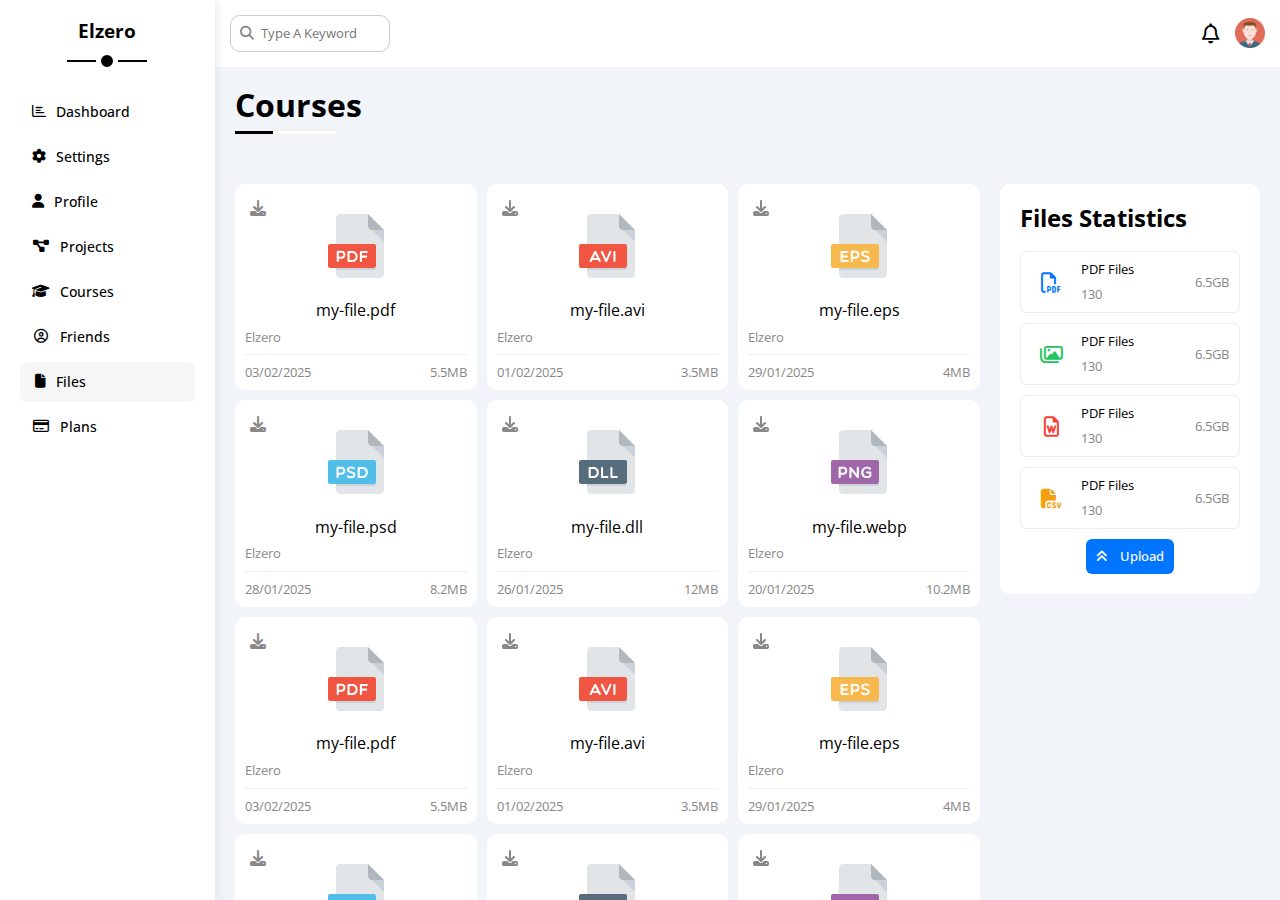
<file: files.html>
<!DOCTYPE html>
<html lang="en">
  <head>
    <meta charset="UTF-8" />
    <meta name="viewport" content="width=device-width, initial-scale=1.0" />
    <meta
      name="description"
      content="List of latest uploaded files of the academy"
    />
    <title>Courses | List of latest uploaded files</title>
    <!-- Google Fonts -->
    <link rel="preconnect" href="https://fonts.googleapis.com" />
    <link rel="preconnect" href="https://fonts.gstatic.com" crossorigin />
    <link
      href="https://fonts.googleapis.com/css2?family=Cairo:wght@200..1000&family=Work+Sans:wght@200..1000&family=Open+Sans:ital,wght@0,300..800;1,300..800&display=swap"
      rel="stylesheet"
    />
    <!-- Normalize File -->
    <link rel="stylesheet" href="css/normalize.css" />
    <!-- Font Awesome Libraries -->
    <link rel="stylesheet" href="css/all.min.css" />
    <!-- Framework file -->
    <link rel="stylesheet" href="css/framework.css" />
    <!-- Mian Css File -->
    <link rel="stylesheet" href="css/elzero.css" />
  </head>
  <body>
    <div class="page flex">
      <aside class="sidebar p-20 p-rel flex flex-col items-center">
        <h3 class="p-rel">Elzero</h3>
        <ul class="links w-full flex flex-col gap-5">
          <li>
            <a href="index.html" title="Dashboard">
              <i class="fa-regular fa-chart-bar"></i>
              <span class="section-name hide-mobile">Dashboard</span>
            </a>
          </li>
          <li>
            <a href="settings.html" title="Settings">
              <i class="fa-solid fa-gear"></i>
              <span class="section-name hide-mobile">Settings</span>
            </a>
          </li>
          <li>
            <a href="profile.html" title="Profile">
              <i class="fa-solid fa-user"></i>
              <span class="section-name hide-mobile">Profile</span>
            </a>
          </li>
          <li>
            <a href="projects.html" title="Projects">
              <i class="fa-solid fa-diagram-project fa-fw"></i>
              <span class="section-name hide-mobile">Projects</span>
            </a>
          </li>
          <li>
            <a href="courses.html" title="Courses">
              <i class="fa-solid fa-graduation-cap fa-fw"></i>
              <span class="section-name hide-mobile">Courses</span>
            </a>
          </li>
          <li>
            <a href="friends.html" title="Friends">
              <i class="fa-regular fa-circle-user fa-fw"></i>
              <span class="section-name hide-mobile">Friends</span>
            </a>
          </li>
          <li>
            <a href="files.html" title="Files" class="active">
              <i class="fa-solid fa-file"></i>
              <span class="section-name hide-mobile">Files</span>
            </a>
          </li>
          <li>
            <a href="plans.html" title="Plans">
              <i class="fa-regular fa-credit-card fa-fw"></i>
              <span class="section-name hide-mobile">Plans</span>
            </a>
          </li>
        </ul>
      </aside>
      <div class="content w-full">
        <header class="bg-white w-full p-15 flex justify-between items-center">
          <div class="search-box p-rel">
            <input type="search" placeholder="Type A Keyword" />
          </div>
          <div class="icons flex items-center gap-15">
            <i class="fa-regular fa-bell fa-lg p-rel"></i>
            <img src="images/avatar.webp" alt="" width="30px" height="30px" />
          </div>
        </header>
        <h1 class="p-rel">Courses</h1>
        <div class="files-page w-full p-20 flex gap-20">
          <div class="files-stats p-20 rad-10 bg-white">
            <h2 class="mb-20">Files Statistics</h2>
            <div class="border mb-10 p-10 flex items-center gap-10 rad-6">
              <i
                class="fa-regular fa-file-pdf fa-lg blue center-flex c-blue icon"
              ></i>
              <div class="headings fs-13 w-full">
                <span class="mb-10 block">PDF Files</span>
                <span class="c-grey">130</span>
              </div>
              <span class="c-grey fs-13">6.5GB</span>
            </div>
            <div class="border mb-10 p-10 flex items-center gap-10 rad-6">
              <i
                class="fa-regular fa-images fa-lg green center-flex c-green icon"
              ></i>
              <div class="headings fs-13 w-full">
                <span class="mb-10 block">PDF Files</span>
                <span class="c-grey">130</span>
              </div>
              <span class="c-grey fs-13">6.5GB</span>
            </div>
            <div class="border mb-10 p-10 flex items-center gap-10 rad-6">
              <i
                class="fa-regular fa-file-word fa-lg red center-flex c-red icon"
              ></i>
              <div class="headings fs-13 w-full">
                <span class="mb-10 block">PDF Files</span>
                <span class="c-grey">130</span>
              </div>
              <span class="c-grey fs-13">6.5GB</span>
            </div>
            <div class="border mb-10 p-10 flex items-center gap-10 rad-6">
              <i
                class="fa-solid fa-file-csv fa-lg orange center-flex c-orange icon"
              ></i>
              <div class="headings fs-13 w-full">
                <span class="mb-10 block">PDF Files</span>
                <span class="c-grey">130</span>
              </div>
              <span class="c-grey fs-13">6.5GB</span>
            </div>
            <div class="upload-field">
              <input type="file" id="upload" />
              <label for="upload" class="rad-6 bg-blue c-white block p-10">
                <i class="fa-solid fa-angles-up mr-10"></i>
                <span>Upload</span>
              </label>
            </div>
          </div>
          <div class="files grid gap-10">
            <div class="file p-10 txt-c items-center rad-10 bg-white p-rel">
              <a href="#" class="p-abs"
                ><i class="fa-solid fa-download c-grey"></i
              ></a>
              <img
                src="images/file-01.svg"
                alt=""
                width="64px"
                height="64px"
                class="mt-20 mb-20"
              />
              <h4 class="fw-normal mb-10">my-file.pdf</h4>
              <span class="uploader block mb-10 txt-l c-grey fs-13"
                >Elzero</span
              >
              <div
                class="info pt-10 border-top flex justify-between fs-13 c-grey"
              >
                <span>03/02/2025</span>
                <span>5.5MB</span>
              </div>
            </div>
            <div class="file p-10 txt-c items-center rad-10 bg-white p-rel">
              <a href="#" class="p-abs"
                ><i class="fa-solid fa-download c-grey"></i
              ></a>
              <img
                src="images/file-02.svg"
                alt=""
                width="64px"
                height="64px"
                class="mt-20 mb-20"
              />
              <h4 class="fw-normal mb-10">my-file.avi</h4>
              <span class="uploader block mb-10 txt-l c-grey fs-13"
                >Elzero</span
              >
              <div
                class="info pt-10 border-top flex justify-between fs-13 c-grey"
              >
                <span>01/02/2025</span>
                <span>3.5MB</span>
              </div>
            </div>
            <div class="file p-10 txt-c items-center rad-10 bg-white p-rel">
              <a href="#" class="p-abs"
                ><i class="fa-solid fa-download c-grey"></i
              ></a>
              <img
                src="images/file-03.svg"
                alt=""
                width="64px"
                height="64px"
                class="mt-20 mb-20"
              />
              <h4 class="fw-normal mb-10">my-file.eps</h4>
              <span class="uploader block mb-10 txt-l c-grey fs-13"
                >Elzero</span
              >
              <div
                class="info pt-10 border-top flex justify-between fs-13 c-grey"
              >
                <span>29/01/2025</span>
                <span>4MB</span>
              </div>
            </div>
            <div class="file p-10 txt-c items-center rad-10 bg-white p-rel">
              <a href="#" class="p-abs"
                ><i class="fa-solid fa-download c-grey"></i
              ></a>
              <img
                src="images/file-04.svg"
                alt=""
                width="64px"
                height="64px"
                class="mt-20 mb-20"
              />
              <h4 class="fw-normal mb-10">my-file.psd</h4>
              <span class="uploader block mb-10 txt-l c-grey fs-13"
                >Elzero</span
              >
              <div
                class="info pt-10 border-top flex justify-between fs-13 c-grey"
              >
                <span>28/01/2025</span>
                <span>8.2MB</span>
              </div>
            </div>
            <div class="file p-10 txt-c items-center rad-10 bg-white p-rel">
              <a href="#" class="p-abs"
                ><i class="fa-solid fa-download c-grey"></i
              ></a>
              <img
                src="images/file-05.svg"
                alt=""
                width="64px"
                height="64px"
                class="mt-20 mb-20"
              />
              <h4 class="fw-normal mb-10">my-file.dll</h4>
              <span class="uploader block mb-10 txt-l c-grey fs-13"
                >Elzero</span
              >
              <div
                class="info pt-10 border-top flex justify-between fs-13 c-grey"
              >
                <span>26/01/2025</span>
                <span>12MB</span>
              </div>
            </div>
            <div class="file p-10 txt-c items-center rad-10 bg-white p-rel">
              <a href="#" class="p-abs"
                ><i class="fa-solid fa-download c-grey"></i
              ></a>
              <img
                src="images/file-06.svg"
                alt=""
                width="64px"
                height="64px"
                class="mt-20 mb-20"
              />
              <h4 class="fw-normal mb-10">my-file.webp</h4>
              <span class="uploader block mb-10 txt-l c-grey fs-13"
                >Elzero</span
              >
              <div
                class="info pt-10 border-top flex justify-between fs-13 c-grey"
              >
                <span>20/01/2025</span>
                <span>10.2MB</span>
              </div>
            </div>
            <div class="file p-10 txt-c items-center rad-10 bg-white p-rel">
              <a href="#" class="p-abs"
                ><i class="fa-solid fa-download c-grey"></i
              ></a>
              <img
                src="images/file-01.svg"
                alt=""
                width="64px"
                height="64px"
                class="mt-20 mb-20"
              />
              <h4 class="fw-normal mb-10">my-file.pdf</h4>
              <span class="uploader block mb-10 txt-l c-grey fs-13"
                >Elzero</span
              >
              <div
                class="info pt-10 border-top flex justify-between fs-13 c-grey"
              >
                <span>03/02/2025</span>
                <span>5.5MB</span>
              </div>
            </div>
            <div class="file p-10 txt-c items-center rad-10 bg-white p-rel">
              <a href="#" class="p-abs"
                ><i class="fa-solid fa-download c-grey"></i
              ></a>
              <img
                src="images/file-02.svg"
                alt=""
                width="64px"
                height="64px"
                class="mt-20 mb-20"
              />
              <h4 class="fw-normal mb-10">my-file.avi</h4>
              <span class="uploader block mb-10 txt-l c-grey fs-13"
                >Elzero</span
              >
              <div
                class="info pt-10 border-top flex justify-between fs-13 c-grey"
              >
                <span>01/02/2025</span>
                <span>3.5MB</span>
              </div>
            </div>
            <div class="file p-10 txt-c items-center rad-10 bg-white p-rel">
              <a href="#" class="p-abs"
                ><i class="fa-solid fa-download c-grey"></i
              ></a>
              <img
                src="images/file-03.svg"
                alt=""
                width="64px"
                height="64px"
                class="mt-20 mb-20"
              />
              <h4 class="fw-normal mb-10">my-file.eps</h4>
              <span class="uploader block mb-10 txt-l c-grey fs-13"
                >Elzero</span
              >
              <div
                class="info pt-10 border-top flex justify-between fs-13 c-grey"
              >
                <span>29/01/2025</span>
                <span>4MB</span>
              </div>
            </div>
            <div class="file p-10 txt-c items-center rad-10 bg-white p-rel">
              <a href="#" class="p-abs"
                ><i class="fa-solid fa-download c-grey"></i
              ></a>
              <img
                src="images/file-04.svg"
                alt=""
                width="64px"
                height="64px"
                class="mt-20 mb-20"
              />
              <h4 class="fw-normal mb-10">my-file.psd</h4>
              <span class="uploader block mb-10 txt-l c-grey fs-13"
                >Elzero</span
              >
              <div
                class="info pt-10 border-top flex justify-between fs-13 c-grey"
              >
                <span>28/01/2025</span>
                <span>8.2MB</span>
              </div>
            </div>
            <div class="file p-10 txt-c items-center rad-10 bg-white p-rel">
              <a href="#" class="p-abs"
                ><i class="fa-solid fa-download c-grey"></i
              ></a>
              <img
                src="images/file-05.svg"
                alt=""
                width="64px"
                height="64px"
                class="mt-20 mb-20"
              />
              <h4 class="fw-normal mb-10">my-file.dll</h4>
              <span class="uploader block mb-10 txt-l c-grey fs-13"
                >Elzero</span
              >
              <div
                class="info pt-10 border-top flex justify-between fs-13 c-grey"
              >
                <span>26/01/2025</span>
                <span>12MB</span>
              </div>
            </div>
            <div class="file p-10 txt-c items-center rad-10 bg-white p-rel">
              <a href="#" class="p-abs"
                ><i class="fa-solid fa-download c-grey"></i
              ></a>
              <img
                src="images/file-06.svg"
                alt=""
                width="64px"
                height="64px"
                class="mt-20 mb-20"
              />
              <h4 class="fw-normal mb-10">my-file.webp</h4>
              <span class="uploader block mb-10 txt-l c-grey fs-13"
                >Elzero</span
              >
              <div
                class="info pt-10 border-top flex justify-between fs-13 c-grey"
              >
                <span>20/01/2025</span>
                <span>10.2MB</span>
              </div>
            </div>
            <div class="file p-10 txt-c items-center rad-10 bg-white p-rel">
              <a href="#" class="p-abs"
                ><i class="fa-solid fa-download c-grey"></i
              ></a>
              <img
                src="images/file-01.svg"
                alt=""
                width="64px"
                height="64px"
                class="mt-20 mb-20"
              />
              <h4 class="fw-normal mb-10">my-file.pdf</h4>
              <span class="uploader block mb-10 txt-l c-grey fs-13"
                >Elzero</span
              >
              <div
                class="info pt-10 border-top flex justify-between fs-13 c-grey"
              >
                <span>03/02/2025</span>
                <span>5.5MB</span>
              </div>
            </div>
            <div class="file p-10 txt-c items-center rad-10 bg-white p-rel">
              <a href="#" class="p-abs"
                ><i class="fa-solid fa-download c-grey"></i
              ></a>
              <img
                src="images/file-02.svg"
                alt=""
                width="64px"
                height="64px"
                class="mt-20 mb-20"
              />
              <h4 class="fw-normal mb-10">my-file.avi</h4>
              <span class="uploader block mb-10 txt-l c-grey fs-13"
                >Elzero</span
              >
              <div
                class="info pt-10 border-top flex justify-between fs-13 c-grey"
              >
                <span>01/02/2025</span>
                <span>3.5MB</span>
              </div>
            </div>
            <div class="file p-10 txt-c items-center rad-10 bg-white p-rel">
              <a href="#" class="p-abs"
                ><i class="fa-solid fa-download c-grey"></i
              ></a>
              <img
                src="images/file-03.svg"
                alt=""
                width="64px"
                height="64px"
                class="mt-20 mb-20"
              />
              <h4 class="fw-normal mb-10">my-file.eps</h4>
              <span class="uploader block mb-10 txt-l c-grey fs-13"
                >Elzero</span
              >
              <div
                class="info pt-10 border-top flex justify-between fs-13 c-grey"
              >
                <span>29/01/2025</span>
                <span>4MB</span>
              </div>
            </div>
            <div class="file p-10 txt-c items-center rad-10 bg-white p-rel">
              <a href="#" class="p-abs"
                ><i class="fa-solid fa-download c-grey"></i
              ></a>
              <img
                src="images/file-04.svg"
                alt=""
                width="64px"
                height="64px"
                class="mt-20 mb-20"
              />
              <h4 class="fw-normal mb-10">my-file.psd</h4>
              <span class="uploader block mb-10 txt-l c-grey fs-13"
                >Elzero</span
              >
              <div
                class="info pt-10 border-top flex justify-between fs-13 c-grey"
              >
                <span>28/01/2025</span>
                <span>8.2MB</span>
              </div>
            </div>
            <div class="file p-10 txt-c items-center rad-10 bg-white p-rel">
              <a href="#" class="p-abs"
                ><i class="fa-solid fa-download c-grey"></i
              ></a>
              <img
                src="images/file-05.svg"
                alt=""
                width="64px"
                height="64px"
                class="mt-20 mb-20"
              />
              <h4 class="fw-normal mb-10">my-file.dll</h4>
              <span class="uploader block mb-10 txt-l c-grey fs-13"
                >Elzero</span
              >
              <div
                class="info pt-10 border-top flex justify-between fs-13 c-grey"
              >
                <span>26/01/2025</span>
                <span>12MB</span>
              </div>
            </div>
            <div class="file p-10 txt-c items-center rad-10 bg-white p-rel">
              <a href="#" class="p-abs"
                ><i class="fa-solid fa-download c-grey"></i
              ></a>
              <img
                src="images/file-06.svg"
                alt=""
                width="64px"
                height="64px"
                class="mt-20 mb-20"
              />
              <h4 class="fw-normal mb-10">my-file.webp</h4>
              <span class="uploader block mb-10 txt-l c-grey fs-13"
                >Elzero</span
              >
              <div
                class="info pt-10 border-top flex justify-between fs-13 c-grey"
              >
                <span>20/01/2025</span>
                <span>10.2MB</span>
              </div>
            </div>
            <div class="file p-10 txt-c items-center rad-10 bg-white p-rel">
              <a href="#" class="p-abs"
                ><i class="fa-solid fa-download c-grey"></i
              ></a>
              <img
                src="images/file-01.svg"
                alt=""
                width="64px"
                height="64px"
                class="mt-20 mb-20"
              />
              <h4 class="fw-normal mb-10">my-file.pdf</h4>
              <span class="uploader block mb-10 txt-l c-grey fs-13"
                >Elzero</span
              >
              <div
                class="info pt-10 border-top flex justify-between fs-13 c-grey"
              >
                <span>03/02/2025</span>
                <span>5.5MB</span>
              </div>
            </div>
            <div class="file p-10 txt-c items-center rad-10 bg-white p-rel">
              <a href="#" class="p-abs"
                ><i class="fa-solid fa-download c-grey"></i
              ></a>
              <img
                src="images/file-02.svg"
                alt=""
                width="64px"
                height="64px"
                class="mt-20 mb-20"
              />
              <h4 class="fw-normal mb-10">my-file.avi</h4>
              <span class="uploader block mb-10 txt-l c-grey fs-13"
                >Elzero</span
              >
              <div
                class="info pt-10 border-top flex justify-between fs-13 c-grey"
              >
                <span>01/02/2025</span>
                <span>3.5MB</span>
              </div>
            </div>
            <div class="file p-10 txt-c items-center rad-10 bg-white p-rel">
              <a href="#" class="p-abs"
                ><i class="fa-solid fa-download c-grey"></i
              ></a>
              <img
                src="images/file-03.svg"
                alt=""
                width="64px"
                height="64px"
                class="mt-20 mb-20"
              />
              <h4 class="fw-normal mb-10">my-file.eps</h4>
              <span class="uploader block mb-10 txt-l c-grey fs-13"
                >Elzero</span
              >
              <div
                class="info pt-10 border-top flex justify-between fs-13 c-grey"
              >
                <span>29/01/2025</span>
                <span>4MB</span>
              </div>
            </div>
            <div class="file p-10 txt-c items-center rad-10 bg-white p-rel">
              <a href="#" class="p-abs"
                ><i class="fa-solid fa-download c-grey"></i
              ></a>
              <img
                src="images/file-04.svg"
                alt=""
                width="64px"
                height="64px"
                class="mt-20 mb-20"
              />
              <h4 class="fw-normal mb-10">my-file.psd</h4>
              <span class="uploader block mb-10 txt-l c-grey fs-13"
                >Elzero</span
              >
              <div
                class="info pt-10 border-top flex justify-between fs-13 c-grey"
              >
                <span>28/01/2025</span>
                <span>8.2MB</span>
              </div>
            </div>
            <div class="file p-10 txt-c items-center rad-10 bg-white p-rel">
              <a href="#" class="p-abs"
                ><i class="fa-solid fa-download c-grey"></i
              ></a>
              <img
                src="images/file-05.svg"
                alt=""
                width="64px"
                height="64px"
                class="mt-20 mb-20"
              />
              <h4 class="fw-normal mb-10">my-file.dll</h4>
              <span class="uploader block mb-10 txt-l c-grey fs-13"
                >Elzero</span
              >
              <div
                class="info pt-10 border-top flex justify-between fs-13 c-grey"
              >
                <span>26/01/2025</span>
                <span>12MB</span>
              </div>
            </div>
            <div class="file p-10 txt-c items-center rad-10 bg-white p-rel">
              <a href="#" class="p-abs"
                ><i class="fa-solid fa-download c-grey"></i
              ></a>
              <img
                src="images/file-06.svg"
                alt=""
                width="64px"
                height="64px"
                class="mt-20 mb-20"
              />
              <h4 class="fw-normal mb-10">my-file.webp</h4>
              <span class="uploader block mb-10 txt-l c-grey fs-13"
                >Elzero</span
              >
              <div
                class="info pt-10 border-top flex justify-between fs-13 c-grey"
              >
                <span>20/01/2025</span>
                <span>10.2MB</span>
              </div>
            </div>
          </div>
        </div>
      </div>
    </div>
  </body>
</html>
</file>
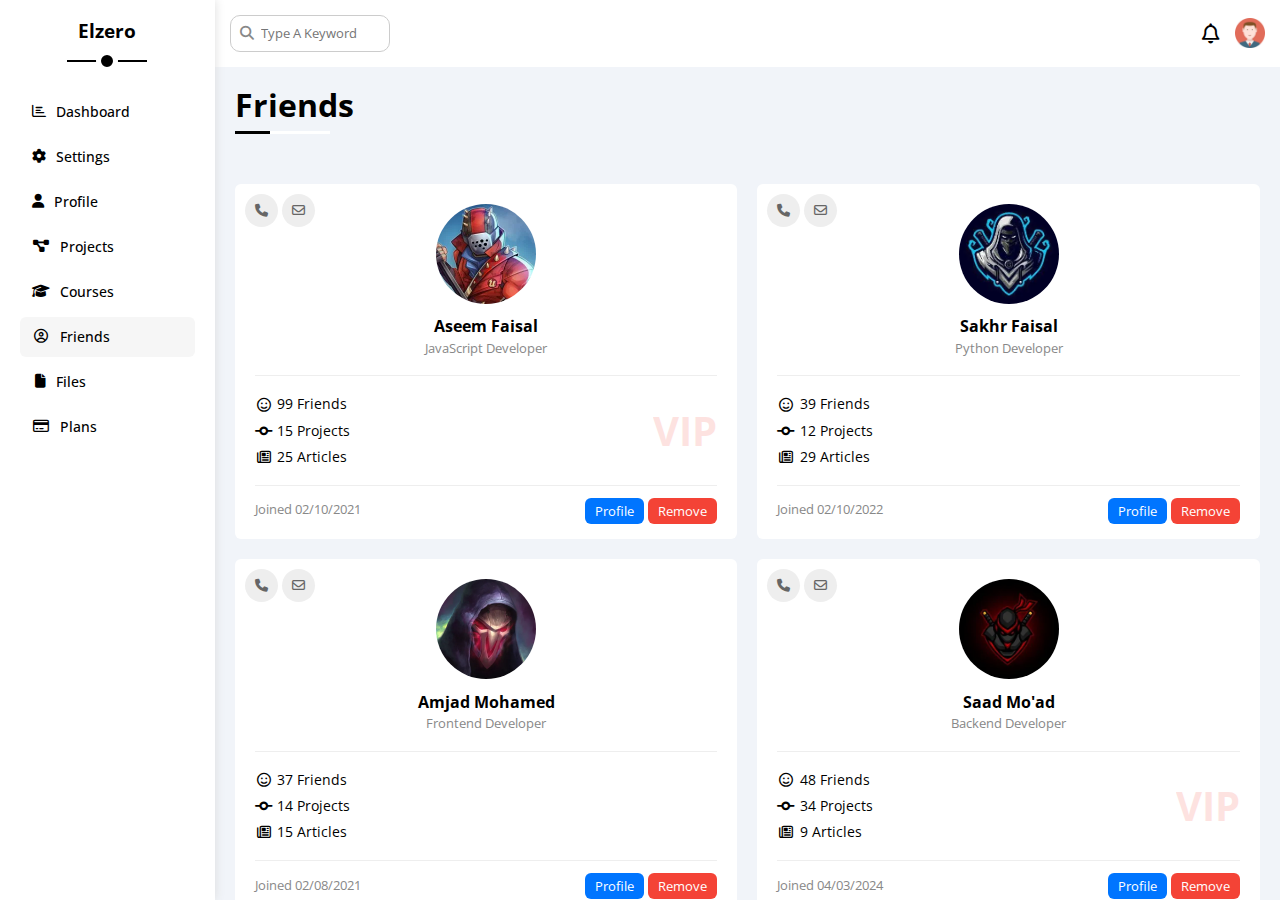
<file: friends.html>
<!DOCTYPE html>
<html lang="en">
  <head>
    <meta charset="UTF-8" />
    <meta name="viewport" content="width=device-width, initial-scale=1.0" />
    <meta name="description" content="All our friends in this academy" />
    <title>Friends | our friends</title>
    <!-- Google Fonts -->
    <link rel="preconnect" href="https://fonts.googleapis.com" />
    <link rel="preconnect" href="https://fonts.gstatic.com" crossorigin />
    <link
      href="https://fonts.googleapis.com/css2?family=Cairo:wght@200..1000&family=Work+Sans:wght@200..1000&family=Open+Sans:ital,wght@0,300..800;1,300..800&display=swap"
      rel="stylesheet"
    />
    <!-- Normalize File -->
    <link rel="stylesheet" href="css/normalize.css" />
    <!-- Font Awesome Libraries -->
    <link rel="stylesheet" href="css/all.min.css" />
    <!-- Framework file -->
    <link rel="stylesheet" href="css/framework.css" />
    <!-- Mian Css File -->
    <link rel="stylesheet" href="css/elzero.css" />
  </head>
  <body>
    <div class="page flex">
      <aside class="sidebar p-20 p-rel flex flex-col items-center">
        <h3 class="p-rel">Elzero</h3>
        <ul class="links w-full flex flex-col gap-5">
          <li>
            <a href="index.html" title="Dashboard">
              <i class="fa-regular fa-chart-bar"></i>
              <span class="section-name hide-mobile">Dashboard</span>
            </a>
          </li>
          <li>
            <a href="settings.html" title="Settings">
              <i class="fa-solid fa-gear"></i>
              <span class="section-name hide-mobile">Settings</span>
            </a>
          </li>
          <li>
            <a href="profile.html" title="Profile">
              <i class="fa-solid fa-user"></i>
              <span class="section-name hide-mobile">Profile</span>
            </a>
          </li>
          <li>
            <a href="projects.html" title="Projects">
              <i class="fa-solid fa-diagram-project fa-fw"></i>
              <span class="section-name hide-mobile">Projects</span>
            </a>
          </li>
          <li>
            <a href="courses.html" title="Courses">
              <i class="fa-solid fa-graduation-cap fa-fw"></i>
              <span class="section-name hide-mobile">Courses</span>
            </a>
          </li>
          <li>
            <a href="friends.html" title="Friends" class="active">
              <i class="fa-regular fa-circle-user fa-fw"></i>
              <span class="section-name hide-mobile">Friends</span>
            </a>
          </li>
          <li>
            <a href="files.html" title="Files">
              <i class="fa-solid fa-file"></i>
              <span class="section-name hide-mobile">Files</span>
            </a>
          </li>
          <li>
            <a href="plans.html" title="Plans">
              <i class="fa-regular fa-credit-card fa-fw"></i>
              <span class="section-name hide-mobile">Plans</span>
            </a>
          </li>
        </ul>
      </aside>
      <div class="content w-full">
        <header class="bg-white w-full p-15 flex justify-between items-center">
          <div class="search-box p-rel">
            <input type="search" placeholder="Type A Keyword" />
          </div>
          <div class="icons flex items-center gap-15">
            <i class="fa-regular fa-bell fa-lg p-rel"></i>
            <img
              src="images/avatar.webp"
              alt="Avatar"
              width="30px"
              height="30px"
            />
          </div>
        </header>
        <h1 class="p-rel">Friends</h1>
        <div class="friends-page w-full p-20 grid gap-20">
          <div class="friend vip p-20 rad-6 bg-white p-rel">
            <div class="contact p-abs">
              <a href="#"><i class="fa-solid fa-phone"></i></a>
              <a href="#"><i class="fa-regular fa-envelope"></i></a>
            </div>
            <div class="overview txt-c">
              <img
                src="images/friend-01.webp"
                alt="Friend"
                width="100px"
                height="100px"
                class="mb-10 rad-50"
              />
              <h4 class="fs-16 mb-5">Aseem Faisal</h4>
              <p class="fs-13 c-grey mb-20">JavaScript Developer</p>
            </div>
            <div class="stats fs-14 pt-20 pb-20 border-top border-bottom p-rel">
              <div class="mb-10 flex items-center gap-5">
                <i class="fa-regular fa-face-smile fa-fw"></i>
                <span>99 Friends</span>
              </div>
              <div class="mb-10 flex items-center gap-5">
                <i class="fa-solid fa-code-commit fa-fw"></i>
                <span>15 Projects</span>
              </div>
              <div class="flex items-center gap-5">
                <i class="fa-regular fa-newspaper fa-fw"></i>
                <span>25 Articles</span>
              </div>
            </div>
            <div class="info pt-15 flex justify-between items-center">
              <span class="fs-13 c-grey">Joined 02/10/2021</span>
              <div>
                <a href="#" class="btn-shape c-white bg-blue">Profile</a>
                <a href="#" class="btn-shape c-white bg-red">Remove</a>
              </div>
            </div>
          </div>
          <div class="friend p-20 rad-6 bg-white p-rel">
            <div class="contact p-abs">
              <a href="#"><i class="fa-solid fa-phone"></i></a>
              <a href="#"><i class="fa-regular fa-envelope"></i></a>
            </div>
            <div class="overview txt-c">
              <img
                src="images/friend-02.webp"
                alt="Friend"
                width="100px"
                height="100px"
                class="mb-10 rad-50"
              />
              <h4 class="fs-16 mb-5">Sakhr Faisal</h4>
              <p class="fs-13 c-grey mb-20">Python Developer</p>
            </div>
            <div class="stats fs-14 pt-20 pb-20 border-top border-bottom p-rel">
              <div class="mb-10 flex items-center gap-5">
                <i class="fa-regular fa-face-smile fa-fw"></i>
                <span>39 Friends</span>
              </div>
              <div class="mb-10 flex items-center gap-5">
                <i class="fa-solid fa-code-commit fa-fw"></i>
                <span>12 Projects</span>
              </div>
              <div class="flex items-center gap-5">
                <i class="fa-regular fa-newspaper fa-fw"></i>
                <span>29 Articles</span>
              </div>
            </div>
            <div class="info pt-15 flex justify-between items-center">
              <span class="fs-13 c-grey">Joined 02/10/2022</span>
              <div>
                <a href="#" class="btn-shape c-white bg-blue">Profile</a>
                <a href="#" class="btn-shape c-white bg-red">Remove</a>
              </div>
            </div>
          </div>
          <div class="friend p-20 rad-6 bg-white p-rel">
            <div class="contact p-abs">
              <a href="#"><i class="fa-solid fa-phone"></i></a>
              <a href="#"><i class="fa-regular fa-envelope"></i></a>
            </div>
            <div class="overview txt-c">
              <img
                src="images/friend-03.webp"
                alt="Friend"
                width="100px"
                height="100px"
                class="mb-10 rad-50"
              />
              <h4 class="fs-16 mb-5">Amjad Mohamed</h4>
              <p class="fs-13 c-grey mb-20">Frontend Developer</p>
            </div>
            <div class="stats fs-14 pt-20 pb-20 border-top border-bottom p-rel">
              <div class="mb-10 flex items-center gap-5">
                <i class="fa-regular fa-face-smile fa-fw"></i>
                <span>37 Friends</span>
              </div>
              <div class="mb-10 flex items-center gap-5">
                <i class="fa-solid fa-code-commit fa-fw"></i>
                <span>14 Projects</span>
              </div>
              <div class="flex items-center gap-5">
                <i class="fa-regular fa-newspaper fa-fw"></i>
                <span>15 Articles</span>
              </div>
            </div>
            <div class="info pt-15 flex justify-between items-center">
              <span class="fs-13 c-grey">Joined 02/08/2021</span>
              <div>
                <a href="#" class="btn-shape c-white bg-blue">Profile</a>
                <a href="#" class="btn-shape c-white bg-red">Remove</a>
              </div>
            </div>
          </div>
          <div class="friend vip p-20 rad-6 bg-white p-rel">
            <div class="contact p-abs">
              <a href="#"><i class="fa-solid fa-phone"></i></a>
              <a href="#"><i class="fa-regular fa-envelope"></i></a>
            </div>
            <div class="overview txt-c">
              <img
                src="images/friend-04.webp"
                alt="Friend"
                width="100px"
                height="100px"
                class="mb-10 rad-50"
              />
              <h4 class="fs-16 mb-5">Saad Mo'ad</h4>
              <p class="fs-13 c-grey mb-20">Backend Developer</p>
            </div>
            <div class="stats fs-14 pt-20 pb-20 border-top border-bottom p-rel">
              <div class="mb-10 flex items-center gap-5">
                <i class="fa-regular fa-face-smile fa-fw"></i>
                <span>48 Friends</span>
              </div>
              <div class="mb-10 flex items-center gap-5">
                <i class="fa-solid fa-code-commit fa-fw"></i>
                <span>34 Projects</span>
              </div>
              <div class="flex items-center gap-5">
                <i class="fa-regular fa-newspaper fa-fw"></i>
                <span>9 Articles</span>
              </div>
            </div>
            <div class="info pt-15 flex justify-between items-center">
              <span class="fs-13 c-grey">Joined 04/03/2024</span>
              <div>
                <a href="#" class="btn-shape c-white bg-blue">Profile</a>
                <a href="#" class="btn-shape c-white bg-red">Remove</a>
              </div>
            </div>
          </div>
          <div class="friend vip p-20 rad-6 bg-white p-rel">
            <div class="contact p-abs">
              <a href="#"><i class="fa-solid fa-phone"></i></a>
              <a href="#"><i class="fa-regular fa-envelope"></i></a>
            </div>
            <div class="overview txt-c">
              <img
                src="images/friend-05.webp"
                alt="Friend"
                width="100px"
                height="100px"
                class="mb-10 rad-50"
              />
              <h4 class="fs-16 mb-5">Ammer</h4>
              <p class="fs-13 c-grey mb-20">Full Stack Developer</p>
            </div>
            <div class="stats fs-14 pt-20 pb-20 border-top border-bottom p-rel">
              <div class="mb-10 flex items-center gap-5">
                <i class="fa-regular fa-face-smile fa-fw"></i>
                <span>65 Friends</span>
              </div>
              <div class="mb-10 flex items-center gap-5">
                <i class="fa-solid fa-code-commit fa-fw"></i>
                <span>10 Projects</span>
              </div>
              <div class="flex items-center gap-5">
                <i class="fa-regular fa-newspaper fa-fw"></i>
                <span>12 Articles</span>
              </div>
            </div>
            <div class="info pt-15 flex justify-between items-center">
              <span class="fs-13 c-grey">Joined 02/10/2023</span>
              <div>
                <a href="#" class="btn-shape c-white bg-blue">Profile</a>
                <a href="#" class="btn-shape c-white bg-red">Remove</a>
              </div>
            </div>
          </div>
          <div class="friend p-20 rad-6 bg-white p-rel">
            <div class="contact p-abs">
              <a href="#"><i class="fa-solid fa-phone"></i></a>
              <a href="#"><i class="fa-regular fa-envelope"></i></a>
            </div>
            <div class="overview txt-c">
              <img
                src="images/friend-04.webp"
                alt="Friend"
                width="100px"
                height="100px"
                class="mb-10 rad-50"
              />
              <h4 class="fs-16 mb-5">Bra' Ammer</h4>
              <p class="fs-13 c-grey mb-20">JavaScript Developer</p>
            </div>
            <div class="stats fs-14 pt-20 pb-20 border-top border-bottom p-rel">
              <div class="mb-10 flex items-center gap-5">
                <i class="fa-regular fa-face-smile fa-fw"></i>
                <span>99 Friends</span>
              </div>
              <div class="mb-10 flex items-center gap-5">
                <i class="fa-solid fa-code-commit fa-fw"></i>
                <span>15 Projects</span>
              </div>
              <div class="flex items-center gap-5">
                <i class="fa-regular fa-newspaper fa-fw"></i>
                <span>25 Articles</span>
              </div>
            </div>
            <div class="info pt-15 flex justify-between items-center">
              <span class="fs-13 c-grey">Joined 02/10/2022</span>
              <div>
                <a href="#" class="btn-shape c-white bg-blue">Profile</a>
                <a href="#" class="btn-shape c-white bg-red">Remove</a>
              </div>
            </div>
          </div>
          <div class="friend p-20 rad-6 bg-white p-rel">
            <div class="contact p-abs">
              <a href="#"><i class="fa-solid fa-phone"></i></a>
              <a href="#"><i class="fa-regular fa-envelope"></i></a>
            </div>
            <div class="overview txt-c">
              <img
                src="images/friend-02.webp"
                alt="Friend"
                width="100px"
                height="100px"
                class="mb-10 rad-50"
              />
              <h4 class="fs-16 mb-5">Ali Ahmed</h4>
              <p class="fs-13 c-grey mb-20">Python Developer</p>
            </div>
            <div class="stats fs-14 pt-20 pb-20 border-top border-bottom p-rel">
              <div class="mb-10 flex items-center gap-5">
                <i class="fa-regular fa-face-smile fa-fw"></i>
                <span>76 Friends</span>
              </div>
              <div class="mb-10 flex items-center gap-5">
                <i class="fa-solid fa-code-commit fa-fw"></i>
                <span>15 Projects</span>
              </div>
              <div class="flex items-center gap-5">
                <i class="fa-regular fa-newspaper fa-fw"></i>
                <span>25 Articles</span>
              </div>
            </div>
            <div class="info pt-15 flex justify-between items-center">
              <span class="fs-13 c-grey">Joined 02/10/2023</span>
              <div>
                <a href="#" class="btn-shape c-white bg-blue">Profile</a>
                <a href="#" class="btn-shape c-white bg-red">Remove</a>
              </div>
            </div>
          </div>
          <div class="friend p-20 rad-6 bg-white p-rel">
            <div class="contact p-abs">
              <a href="#"><i class="fa-solid fa-phone"></i></a>
              <a href="#"><i class="fa-regular fa-envelope"></i></a>
            </div>
            <div class="overview txt-c">
              <img
                src="images/friend-05.webp"
                alt="Friend"
                width="100px"
                height="100px"
                class="mb-10 rad-50"
              />
              <h4 class="fs-16 mb-5">Fahad Naser</h4>
              <p class="fs-13 c-grey mb-20">Frontend Developer</p>
            </div>
            <div class="stats fs-14 pt-20 pb-20 border-top border-bottom p-rel">
              <div class="mb-10 flex items-center gap-5">
                <i class="fa-regular fa-face-smile fa-fw"></i>
                <span>99 Friends</span>
              </div>
              <div class="mb-10 flex items-center gap-5">
                <i class="fa-solid fa-code-commit fa-fw"></i>
                <span>15 Projects</span>
              </div>
              <div class="flex items-center gap-5">
                <i class="fa-regular fa-newspaper fa-fw"></i>
                <span>25 Articles</span>
              </div>
            </div>
            <div class="info pt-15 flex justify-between items-center">
              <span class="fs-13 c-grey">Joined 02/10/2021</span>
              <div>
                <a href="#" class="btn-shape c-white bg-blue">Profile</a>
                <a href="#" class="btn-shape c-white bg-red">Remove</a>
              </div>
            </div>
          </div>
          <div class="friend p-20 rad-6 bg-white p-rel">
            <div class="contact p-abs">
              <a href="#"><i class="fa-solid fa-phone"></i></a>
              <a href="#"><i class="fa-regular fa-envelope"></i></a>
            </div>
            <div class="overview txt-c">
              <img
                src="images/friend-01.webp"
                alt="Friend"
                width="100px"
                height="100px"
                class="mb-10 rad-50"
              />
              <h4 class="fs-16 mb-5">Ameen Faisal</h4>
              <p class="fs-13 c-grey mb-20">Backend Developer</p>
            </div>
            <div class="stats fs-14 pt-20 pb-20 border-top border-bottom p-rel">
              <div class="mb-10 flex items-center gap-5">
                <i class="fa-regular fa-face-smile fa-fw"></i>
                <span>99 Friends</span>
              </div>
              <div class="mb-10 flex items-center gap-5">
                <i class="fa-solid fa-code-commit fa-fw"></i>
                <span>15 Projects</span>
              </div>
              <div class="flex items-center gap-5">
                <i class="fa-regular fa-newspaper fa-fw"></i>
                <span>25 Articles</span>
              </div>
            </div>
            <div class="info pt-15 flex justify-between items-center">
              <span class="fs-13 c-grey">Joined 02/01/2024</span>
              <div>
                <a href="#" class="btn-shape c-white bg-blue">Profile</a>
                <a href="#" class="btn-shape c-white bg-red">Remove</a>
              </div>
            </div>
          </div>
          <div class="friend vip p-20 rad-6 bg-white p-rel">
            <div class="contact p-abs">
              <a href="#"><i class="fa-solid fa-phone"></i></a>
              <a href="#"><i class="fa-regular fa-envelope"></i></a>
            </div>
            <div class="overview txt-c">
              <img
                src="images/friend-03.webp"
                alt="Friend"
                width="100px"
                height="100px"
                class="mb-10 rad-50"
              />
              <h4 class="fs-16 mb-5">Mohamed Faisal</h4>
              <p class="fs-13 c-grey mb-20">JavaScript Developer</p>
            </div>
            <div class="stats fs-14 pt-20 pb-20 border-top border-bottom p-rel">
              <div class="mb-10 flex items-center gap-5">
                <i class="fa-regular fa-face-smile fa-fw"></i>
                <span>99 Friends</span>
              </div>
              <div class="mb-10 flex items-center gap-5">
                <i class="fa-solid fa-code-commit fa-fw"></i>
                <span>15 Projects</span>
              </div>
              <div class="flex items-center gap-5">
                <i class="fa-regular fa-newspaper fa-fw"></i>
                <span>25 Articles</span>
              </div>
            </div>
            <div class="info pt-15 flex justify-between items-center">
              <span class="fs-13 c-grey">Joined 02/10/2021</span>
              <div>
                <a href="#" class="btn-shape c-white bg-blue">Profile</a>
                <a href="#" class="btn-shape c-white bg-red">Remove</a>
              </div>
            </div>
          </div>
        </div>
      </div>
    </div>
  </body>
</html>
</file>
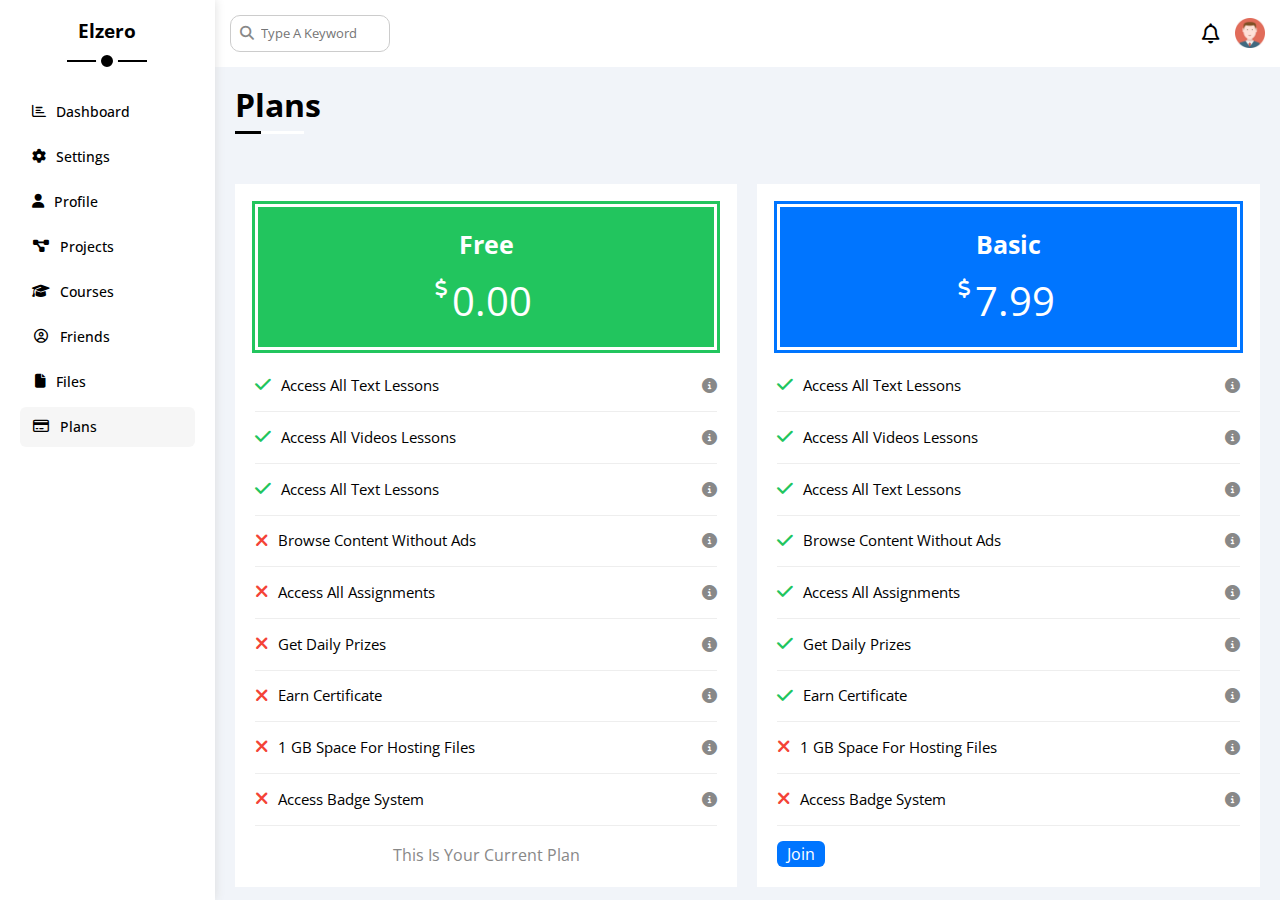
<file: plans.html>
<!DOCTYPE html>
<html lang="en">
  <head>
    <meta charset="UTF-8" />
    <meta name="viewport" content="width=device-width, initial-scale=1.0" />
    <meta
      name="description"
      content="Explore our subscription plans and choose the one that best fits for your needs. Get access to exclusuve features, premium support and enhanced tools."
    />
    <title>Plans | Subscription plans</title>
    <!-- Google Fonts -->
    <link rel="preconnect" href="https://fonts.googleapis.com" />
    <link rel="preconnect" href="https://fonts.gstatic.com" crossorigin />
    <link
      href="https://fonts.googleapis.com/css2?family=Cairo:wght@200..1000&family=Work+Sans:wght@200..1000&family=Open+Sans:ital,wght@0,300..800;1,300..800&display=swap"
      rel="stylesheet"
    />
    <!-- Normalize File -->
    <link rel="stylesheet" href="css/normalize.css" />
    <!-- Font Awesome Libraries -->
    <link rel="stylesheet" href="css/all.min.css" />
    <!-- Framework file -->
    <link rel="stylesheet" href="css/framework.css" />
    <!-- Mian Css File -->
    <link rel="stylesheet" href="css/elzero.css" />
  </head>
  <body>
    <div class="page flex">
      <aside class="sidebar p-20 p-rel flex flex-col items-center">
        <h3 class="p-rel">Elzero</h3>
        <ul class="links w-full flex flex-col gap-5">
          <li>
            <a href="index.html" title="Dashboard">
              <i class="fa-regular fa-chart-bar"></i>
              <span class="section-name hide-mobile">Dashboard</span>
            </a>
          </li>
          <li>
            <a href="settings.html" title="Settings">
              <i class="fa-solid fa-gear"></i>
              <span class="section-name hide-mobile">Settings</span>
            </a>
          </li>
          <li>
            <a href="profile.html" title="Profile">
              <i class="fa-solid fa-user"></i>
              <span class="section-name hide-mobile">Profile</span>
            </a>
          </li>
          <li>
            <a href="projects.html" title="Projects">
              <i class="fa-solid fa-diagram-project fa-fw"></i>
              <span class="section-name hide-mobile">Projects</span>
            </a>
          </li>
          <li>
            <a href="courses.html" title="Courses">
              <i class="fa-solid fa-graduation-cap fa-fw"></i>
              <span class="section-name hide-mobile">Courses</span>
            </a>
          </li>
          <li>
            <a href="friends.html" title="Friends">
              <i class="fa-regular fa-circle-user fa-fw"></i>
              <span class="section-name hide-mobile">Friends</span>
            </a>
          </li>
          <li>
            <a href="files.html" title="Files">
              <i class="fa-solid fa-file"></i>
              <span class="section-name hide-mobile">Files</span>
            </a>
          </li>
          <li>
            <a href="plans.html" title="Plans" class="active">
              <i class="fa-regular fa-credit-card fa-fw"></i>
              <span class="section-name hide-mobile">Plans</span>
            </a>
          </li>
        </ul>
      </aside>
      <div class="content w-full">
        <header class="bg-white w-full p-15 flex justify-between items-center">
          <div class="search-box p-rel">
            <input type="search" placeholder="Type A Keyword" />
          </div>
          <div class="icons flex items-center gap-15">
            <i class="fa-regular fa-bell fa-lg p-rel"></i>
            <img
              src="images/avatar.webp"
              alt="Avatar"
              width="30px"
              height="30px"
            />
          </div>
        </header>
        <h1 class="p-rel">Plans</h1>
        <div class="plans-page w-full p-20 grid gap-20">
          <div class="plan free p-3 p-20 bg-white">
            <div class="price p-3 txt-c bg-green c-white mb-10">
              <span class="block mt-20 fs-25 mb-15 fw-bold">Free</span>
              <span class="cost block mt-20 mb-20 fs-40">0.00</span>
            </div>
            <div class="features fs-15 flex flex-col">
              <ul>
                <li class="yes">
                  Access All Text Lessons
                  <a href="#" class="ml-auto"
                    ><i class="fa-solid fa-circle-info help c-grey"></i
                  ></a>
                </li>
                <li class="yes">
                  Access All Videos Lessons
                  <a href="#" class="ml-auto"
                    ><i class="fa-solid fa-circle-info help c-grey"></i
                  ></a>
                </li>
                <li class="yes">
                  Access All Text Lessons
                  <a href="#" class="ml-auto"
                    ><i class="fa-solid fa-circle-info help c-grey"></i
                  ></a>
                </li>
                <li class="no">
                  Browse Content Without Ads
                  <a href="#" class="ml-auto"
                    ><i class="fa-solid fa-circle-info help c-grey"></i
                  ></a>
                </li>
                <li class="no">
                  Access All Assignments
                  <a href="#" class="ml-auto"
                    ><i class="fa-solid fa-circle-info help c-grey"></i
                  ></a>
                </li>
                <li class="no">
                  Get Daily Prizes
                  <a href="#" class="ml-auto"
                    ><i class="fa-solid fa-circle-info help c-grey"></i
                  ></a>
                </li>
                <li class="no">
                  Earn Certificate
                  <a href="#" class="ml-auto"
                    ><i class="fa-solid fa-circle-info help c-grey"></i
                  ></a>
                </li>
                <li class="no">
                  1 GB Space For Hosting Files
                  <a href="#" class="ml-auto"
                    ><i class="fa-solid fa-circle-info help c-grey"></i
                  ></a>
                </li>
                <li class="no">
                  Access Badge System
                  <a href="#" class="ml-auto"
                    ><i class="fa-solid fa-circle-info help c-grey"></i
                  ></a>
                </li>
              </ul>
            </div>
            <p class="c-grey pt-20 txt-c">This Is Your Current Plan</p>
          </div>
          <div class="plan basic p-3 p-20 bg-white">
            <div class="price p-3 txt-c bg-blue c-white mb-10">
              <span class="block mt-20 fs-25 mb-15 fw-bold">Basic</span>
              <span class="cost block mt-20 mb-20 fs-40">7.99</span>
            </div>
            <div class="features fs-15 flex flex-col">
              <li class="yes">
                Access All Text Lessons
                <a href="#" class="ml-auto"
                  ><i class="fa-solid fa-circle-info help c-grey"></i
                ></a>
              </li>
              <li class="yes">
                Access All Videos Lessons
                <a href="#" class="ml-auto"
                  ><i class="fa-solid fa-circle-info help c-grey"></i
                ></a>
              </li>
              <li class="yes">
                Access All Text Lessons
                <a href="#" class="ml-auto"
                  ><i class="fa-solid fa-circle-info help c-grey"></i
                ></a>
              </li>
              <li class="yes">
                Browse Content Without Ads
                <a href="#" class="ml-auto"
                  ><i class="fa-solid fa-circle-info help c-grey"></i
                ></a>
              </li>
              <li class="yes">
                Access All Assignments
                <a href="#" class="ml-auto"
                  ><i class="fa-solid fa-circle-info help c-grey"></i
                ></a>
              </li>
              <li class="yes">
                Get Daily Prizes
                <a href="#" class="ml-auto"
                  ><i class="fa-solid fa-circle-info help c-grey"></i
                ></a>
              </li>
              <li class="yes">
                Earn Certificate
                <a href="#" class="ml-auto"
                  ><i class="fa-solid fa-circle-info help c-grey"></i
                ></a>
              </li>
              <li class="no">
                1 GB Space For Hosting Files
                <a href="#" class="ml-auto"
                  ><i class="fa-solid fa-circle-info help c-grey"></i
                ></a>
              </li>
              <li class="no">
                Access Badge System
                <a href="#" class="ml-auto"
                  ><i class="fa-solid fa-circle-info help c-grey"></i
                ></a>
              </li>
            </div>
            <a href="#" class="btn-shape block c-white bg-blue">Join</a>
          </div>
          <div class="plan premium p-3 p-20 bg-white">
            <div class="price p-3 txt-c bg-orange c-white mb-10">
              <span class="block mt-20 fs-25 mb-15 fw-bold">Premium</span>
              <span class="cost block mt-20 mb-20 fs-40">19.99</span>
            </div>
            <div class="features fs-15 flex flex-col">
              <li class="yes">
                Access All Text Lessons
                <a href="#" class="ml-auto"
                  ><i class="fa-solid fa-circle-info help c-grey"></i
                ></a>
              </li>
              <li class="yes">
                Access All Videos Lessons
                <a href="#" class="ml-auto"
                  ><i class="fa-solid fa-circle-info help c-grey"></i
                ></a>
              </li>
              <li class="yes">
                Access All Text Lessons
                <a href="#" class="ml-auto"
                  ><i class="fa-solid fa-circle-info help c-grey"></i
                ></a>
              </li>
              <li class="yes">
                Browse Content Without Ads
                <a href="#" class="ml-auto"
                  ><i class="fa-solid fa-circle-info help c-grey"></i
                ></a>
              </li>
              <li class="yes">
                Access All Assignments
                <a href="#" class="ml-auto"
                  ><i class="fa-solid fa-circle-info help c-grey"></i
                ></a>
              </li>
              <li class="yes">
                Get Daily Prizes
                <a href="#" class="ml-auto"
                  ><i class="fa-solid fa-circle-info help c-grey"></i
                ></a>
              </li>
              <li class="yes">
                Earn Certificate
                <a href="#" class="ml-auto"
                  ><i class="fa-solid fa-circle-info help c-grey"></i
                ></a>
              </li>
              <li class="yes">
                1 GB Space For Hosting Files
                <a href="#" class="ml-auto"
                  ><i class="fa-solid fa-circle-info help c-grey"></i
                ></a>
              </li>
              <li class="yes">
                Access Badge System
                <a href="#" class="ml-auto"
                  ><i class="fa-solid fa-circle-info help c-grey"></i
                ></a>
              </li>
            </div>
            <a href="#" class="btn-shape block c-white bg-orange">Join</a>
          </div>
        </div>
      </div>
    </div>
  </body>
</html>
</file>
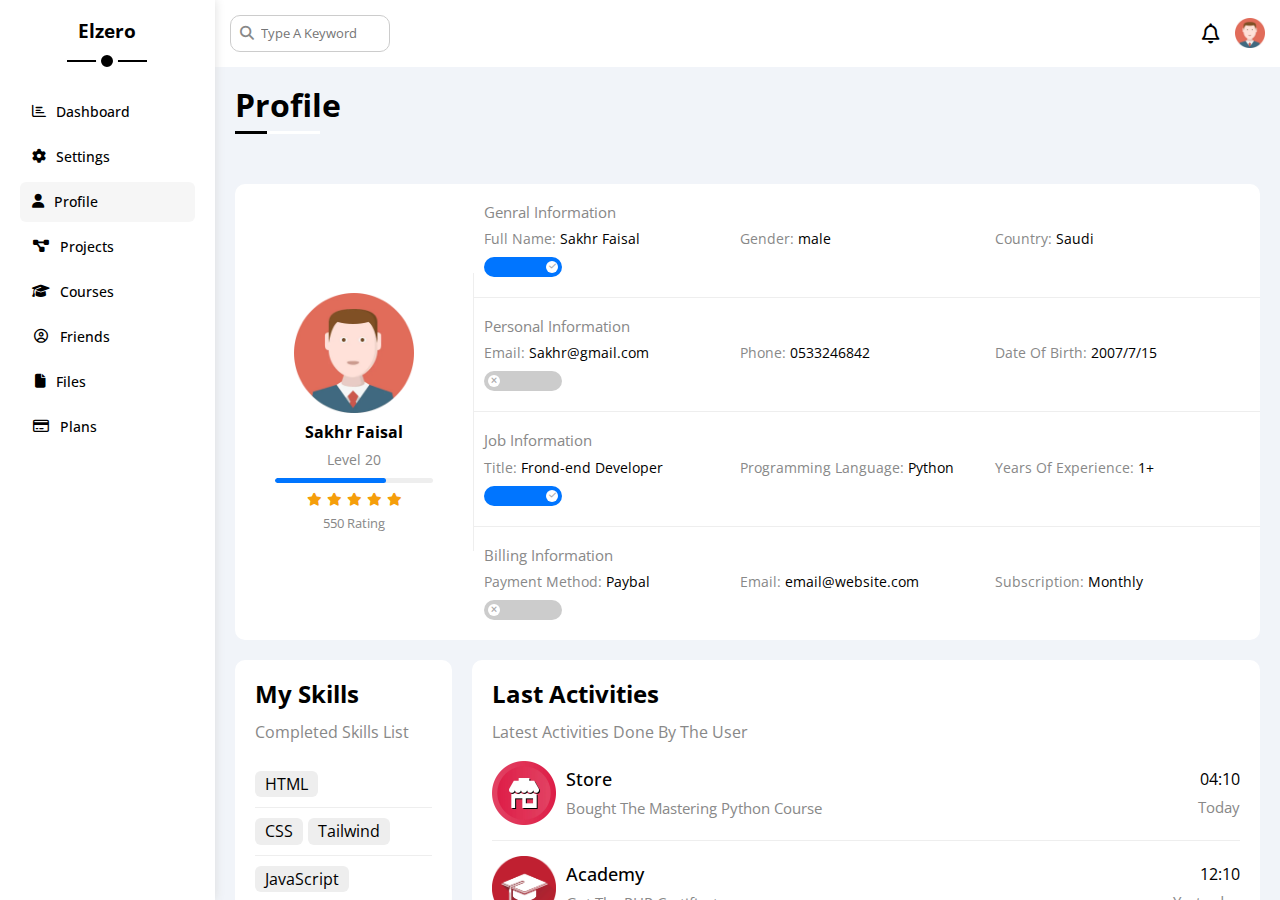
<file: profile.html>
<!DOCTYPE html>
<html lang="en">
  <head>
    <meta charset="UTF-8" />
    <meta name="viewport" content="width=device-width, initial-scale=1.0" />
    <meta
      name="description"
      content="This is the personal profile page showcasing the user's information."
    />
    <title>Profile | Sakhr Faisal</title>
    <!-- Google Fonts -->
    <link rel="preconnect" href="https://fonts.googleapis.com" />
    <link rel="preconnect" href="https://fonts.gstatic.com" crossorigin />
    <link
      href="https://fonts.googleapis.com/css2?family=Cairo:wght@200..1000&family=Work+Sans:wght@200..1000&family=Open+Sans:ital,wght@0,300..800;1,300..800&display=swap"
      rel="stylesheet"
    />
    <!-- Normalize File -->
    <link rel="stylesheet" href="css/normalize.css" />
    <!-- Font Awesome Libraries -->
    <link rel="stylesheet" href="css/all.min.css" />
    <!-- Framework file -->
    <link rel="stylesheet" href="css/framework.css" />
    <!-- Mian Css File -->
    <link rel="stylesheet" href="css/elzero.css" />
  </head>
  <body>
    <div class="page flex">
      <aside class="sidebar p-20 p-rel flex flex-col items-center">
        <h3 class="p-rel">Elzero</h3>
        <ul class="links w-full flex flex-col gap-5">
          <li>
            <a href="index.html" title="Dashboard">
              <i class="fa-regular fa-chart-bar"></i>
              <span class="section-name hide-mobile">Dashboard</span>
            </a>
          </li>
          <li>
            <a href="settings.html" title="Settings">
              <i class="fa-solid fa-gear"></i>
              <span class="section-name hide-mobile">Settings</span>
            </a>
          </li>
          <li>
            <a href="profile.html" title="Profile" class="active">
              <i class="fa-solid fa-user"></i>
              <span class="section-name hide-mobile">Profile</span>
            </a>
          </li>
          <li>
            <a href="projects.html" title="Projects">
              <i class="fa-solid fa-diagram-project fa-fw"></i>
              <span class="section-name hide-mobile">Projects</span>
            </a>
          </li>
          <li>
            <a href="courses.html" title="Courses">
              <i class="fa-solid fa-graduation-cap fa-fw"></i>
              <span class="section-name hide-mobile">Courses</span>
            </a>
          </li>
          <li>
            <a href="friends.html" title="Friends">
              <i class="fa-regular fa-circle-user fa-fw"></i>
              <span class="section-name hide-mobile">Friends</span>
            </a>
          </li>
          <li>
            <a href="files.html" title="Files">
              <i class="fa-solid fa-file"></i>
              <span class="section-name hide-mobile">Files</span>
            </a>
          </li>
          <li>
            <a href="plans.html" title="Plans">
              <i class="fa-regular fa-credit-card fa-fw"></i>
              <span class="section-name hide-mobile">Plans</span>
            </a>
          </li>
        </ul>
      </aside>
      <div class="content w-full">
        <header class="bg-white w-full p-15 flex justify-between items-center">
          <div class="search-box p-rel">
            <input type="search" placeholder="Type A Keyword" />
          </div>
          <div class="icons flex items-center gap-15">
            <i class="fa-regular fa-bell fa-lg p-rel"></i>
            <img
              src="images/avatar.webp"
              alt="Avatar"
              width="30px"
              height="30px"
            />
          </div>
        </header>
        <h1 class="p-rel">Profile</h1>
        <div class="profile-page w-full p-20 grid gap-20">
          <div class="about rad-10 bg-white flex items-center flex-col-mobile">
            <div class="overview p-20 flex flex-col items-center gap-10">
              <img
                src="images/avatar.webp"
                alt="Avatar"
                width="120px"
                height="120px"
              />
              <h3 class="fs-16">Sakhr Faisal</h3>
              <span class="c-grey fs-14">Level 20</span>
              <div class="progress"></div>
              <div class="icons flex gap-5">
                <i class="fa-solid fa-star fs-13 c-orange"></i>
                <i class="fa-solid fa-star fs-13 c-orange"></i>
                <i class="fa-solid fa-star fs-13 c-orange"></i>
                <i class="fa-solid fa-star fs-13 c-orange"></i>
                <i class="fa-solid fa-star fs-13 c-orange"></i>
              </div>
              <span class="rate-number fs-13 c-grey">550 Rating</span>
            </div>
            <div class="details w-full">
              <div class="box border-bottom">
                <h4 class="fs-15 m-0 w-full c-grey fw-normal txt-c-mobile">
                  Genral Information
                </h4>
                <div class="fs-14">
                  <span class="c-grey">Full Name: </span
                  ><span>Sakhr Faisal</span>
                </div>
                <div class="fs-14">
                  <span class="c-grey">Gender: </span><span>male</span>
                </div>
                <div class="fs-14">
                  <span class="c-grey">Country: </span><span>Saudi</span>
                </div>
                <div>
                  <label class="toggle">
                    <input class="toggle-checkbox" type="checkbox" checked />
                    <div class="toggle-switch"></div>
                  </label>
                </div>
              </div>
              <div class="box border-bottom">
                <h4 class="fs-15 m-0 w-full c-grey fw-normal txt-c-mobile">
                  Personal Information
                </h4>
                <div class="fs-14">
                  <span class="c-grey">Email: </span
                  ><span>Sakhr@gmail.com</span>
                </div>
                <div class="fs-14">
                  <span class="c-grey">Phone: </span><span>0533246842</span>
                </div>
                <div class="fs-14">
                  <span class="c-grey">Date Of Birth: </span
                  ><span>2007/7/15</span>
                </div>
                <div>
                  <label class="toggle">
                    <input class="toggle-checkbox" type="checkbox" />
                    <div class="toggle-switch"></div>
                  </label>
                </div>
              </div>
              <div class="box border-bottom">
                <h4 class="fs-15 m-0 w-full c-grey fw-normal txt-c-mobile">
                  Job Information
                </h4>
                <div class="fs-14">
                  <span class="c-grey">Title: </span
                  ><span>Frond-end Developer</span>
                </div>
                <div class="fs-14">
                  <span class="c-grey">Programming Language: </span
                  ><span>Python</span>
                </div>
                <div class="fs-14">
                  <span class="c-grey">Years Of Experience: </span
                  ><span>1+</span>
                </div>
                <div>
                  <label class="toggle">
                    <input class="toggle-checkbox" type="checkbox" checked />
                    <div class="toggle-switch"></div>
                  </label>
                </div>
              </div>
              <div class="box">
                <h4 class="fs-15 m-0 w-full c-grey fw-normal txt-c-mobile">
                  Billing Information
                </h4>
                <div class="fs-14">
                  <span class="c-grey">Payment Method: </span
                  ><span>Paybal</span>
                </div>
                <div class="fs-14">
                  <span class="c-grey">Email: </span
                  ><span>email@website.com</span>
                </div>
                <div class="fs-14">
                  <span class="c-grey">Subscription: </span><span>Monthly</span>
                </div>
                <div>
                  <label class="toggle">
                    <input class="toggle-checkbox" type="checkbox" />
                    <div class="toggle-switch"></div>
                  </label>
                </div>
              </div>
            </div>
          </div>
          <div class="skills-activities flex gap-20">
            <div class="skills p-20 bg-white rad-10">
              <h2 class="mb-15">My Skills</h2>
              <p class="c-grey mb-20">Completed Skills List</p>
              <div class="pt-10 pb-10 flex wrap gap-5 border-bottom">
                <span class="btn-shape bg-eee">HTML</span>
              </div>
              <div class="pt-10 pb-10 flex wrap gap-5 border-bottom">
                <span class="btn-shape bg-eee">CSS</span
                ><span class="btn-shape bg-eee">Tailwind</span>
              </div>
              <div class="pt-10 pb-10 flex wrap gap-5 border-bottom">
                <span class="btn-shape bg-eee">JavaScript</span>
              </div>
              <div class="pt-10 pb-10 flex wrap gap-5">
                <span class="btn-shape bg-eee">Python</span
                ><span class="btn-shape bg-eee">pandas</span
                ><span class="btn-shape bg-eee">Django</span>
              </div>
            </div>
            <div class="activities w-full p-20 rad-10 bg-white">
              <h2 class="mb-15">Last Activities</h2>
              <p class="c-grey mb-20">Latest Activities Done By The User</p>
              <div
                class="activity pb-15 border-bottom mb-15 flex items-center gap-10"
              >
                <img
                  src="images/activities-01.webp"
                  alt="Activity"
                  width="64px"
                  height="64px"
                />
                <div class="headings w-full">
                  <h3 class="mb-10 fs-16 fw-normal">Store</h3>
                  <p class="fs-15 fw-normal c-grey">
                    Bought The Mastering Python Course
                  </p>
                </div>
                <div class="date txt-r">
                  <span class="block mb-10">04:10</span>
                  <span class="fs-15 c-grey">Today</span>
                </div>
              </div>
              <div
                class="activity pb-15 border-bottom mb-15 flex items-center gap-10"
              >
                <img
                  src="images/activities-02.webp"
                  alt="Activity"
                  width="64px"
                  height="64px"
                />
                <div class="headings w-full">
                  <h3 class="mb-10 fs-16 fw-normal">Academy</h3>
                  <p class="fs-15 fw-normal c-grey">Got The PHP Certificate</p>
                </div>
                <div class="date txt-r">
                  <span class="block mb-10">12:10</span>
                  <span class="fs-15 c-grey">Yesterday</span>
                </div>
              </div>
              <div
                class="activity pb-15 border-bottom mb-15 flex items-center gap-10"
              >
                <img
                  src="images/activities-03.webp"
                  alt="Activity"
                  width="64px"
                  height="64px"
                />
                <div class="headings w-full">
                  <h3 class="mb-10 fs-16 fw-normal">Badgets</h3>
                  <p class="fs-15 fw-normal c-grey">
                    Unlocked The 10 Skills Badge
                  </p>
                </div>
                <div class="date txt-r">
                  <span class="block mb-10">08:33</span>
                  <span class="fs-15 c-grey">Yesterday</span>
                </div>
              </div>
              <div class="activity flex items-center gap-10">
                <img
                  src="images/activities-04.webp"
                  alt="Activity"
                  width="64px"
                  height="64px"
                />
                <div class="headings w-full">
                  <h3 class="mb-10 fs-16 fw-normal">Store</h3>
                  <p class="fs-15 fw-normal c-grey">
                    Bought The Typescript Course
                  </p>
                </div>
                <div class="date txt-r">
                  <span class="block mb-10">12:50</span>
                  <span class="fs-15 c-grey">Yesterday</span>
                </div>
              </div>
            </div>
          </div>
        </div>
      </div>
    </div>
  </body>
</html>
</file>
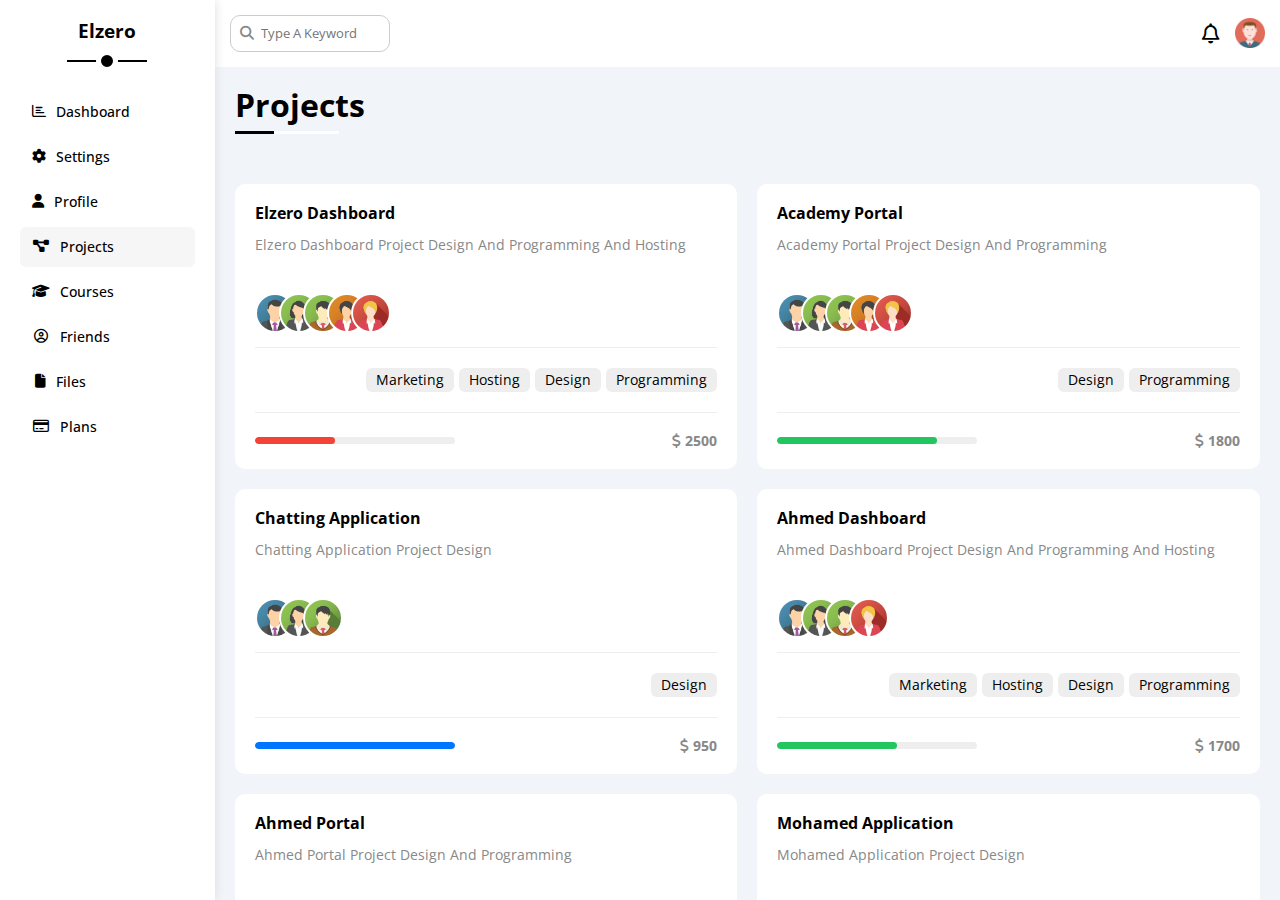
<file: projects.html>
<!DOCTYPE html>
<html lang="en">
  <head>
    <meta charset="UTF-8" />
    <meta name="viewport" content="width=device-width, initial-scale=1.0" />
    <meta
      name="description"
      content="This Projects page showcases a comprehensive table featuring project names, descriptions, prices, and the team members involved. Explore our innovative projects and discover the collaborative efforts behind each one."
    />
    <title>Projects - Overview & Collaboration</title>
    <!-- Google Fonts -->
    <link rel="preconnect" href="https://fonts.googleapis.com" />
    <link rel="preconnect" href="https://fonts.gstatic.com" crossorigin />
    <link
      href="https://fonts.googleapis.com/css2?family=Cairo:wght@200..1000&family=Work+Sans:wght@200..1000&family=Open+Sans:ital,wght@0,300..800;1,300..800&display=swap"
      rel="stylesheet"
    />
    <!-- Normalize File -->
    <link rel="stylesheet" href="css/normalize.css" />
    <!-- Font Awesome Libraries -->
    <link rel="stylesheet" href="css/all.min.css" />
    <!-- Framework file -->
    <link rel="stylesheet" href="css/framework.css" />
    <!-- Mian Css File -->
    <link rel="stylesheet" href="css/elzero.css" />
  </head>
  <body>
    <div class="page flex">
      <aside class="sidebar p-20 p-rel flex flex-col items-center">
        <h3 class="p-rel">Elzero</h3>
        <ul class="links w-full flex flex-col gap-5">
          <li>
            <a href="index.html" title="Dashboard">
              <i class="fa-regular fa-chart-bar"></i>
              <span class="section-name hide-mobile">Dashboard</span>
            </a>
          </li>
          <li>
            <a href="settings.html" title="Settings">
              <i class="fa-solid fa-gear"></i>
              <span class="section-name hide-mobile">Settings</span>
            </a>
          </li>
          <li>
            <a href="profile.html" title="Profile">
              <i class="fa-solid fa-user"></i>
              <span class="section-name hide-mobile">Profile</span>
            </a>
          </li>
          <li>
            <a href="projects.html" title="Projects" class="active">
              <i class="fa-solid fa-diagram-project fa-fw"></i>
              <span class="section-name hide-mobile">Projects</span>
            </a>
          </li>
          <li>
            <a href="courses.html" title="Courses">
              <i class="fa-solid fa-graduation-cap fa-fw"></i>
              <span class="section-name hide-mobile">Courses</span>
            </a>
          </li>
          <li>
            <a href="friends.html" title="Friends">
              <i class="fa-regular fa-circle-user fa-fw"></i>
              <span class="section-name hide-mobile">Friends</span>
            </a>
          </li>
          <li>
            <a href="files.html" title="Files">
              <i class="fa-solid fa-file"></i>
              <span class="section-name hide-mobile">Files</span>
            </a>
          </li>
          <li>
            <a href="plans.html" title="Plans">
              <i class="fa-regular fa-credit-card fa-fw"></i>
              <span class="section-name hide-mobile">Plans</span>
            </a>
          </li>
        </ul>
      </aside>
      <div class="content w-full">
        <header class="bg-white w-full p-15 flex justify-between items-center">
          <div class="search-box p-rel">
            <input type="search" placeholder="Type A Keyword" />
          </div>
          <div class="icons flex items-center gap-15">
            <i class="fa-regular fa-bell fa-lg p-rel"></i>
            <img src="images/avatar.webp" alt="" width="30px" height="30px" />
          </div>
        </header>
        <h1 class="p-rel">Projects</h1>
        <div class="projects-page w-full p-20 grid gap-20">
          <div class="project p-20 rad-10 bg-white">
            <h2 class="mb-15 fs-16">Elzero Dashboard</h2>
            <p class="mb-20 c-grey fs-14">
              Elzero Dashboard Project Design And Programming And Hosting
            </p>
            <div class="team">
              <a href="#"><img src="images/team-01.webp" alt="" /></a>
              <a href="#"><img src="images/team-02.webp" alt="" /></a>
              <a href="#"><img src="images/team-03.webp" alt="" /></a>
              <a href="#"><img src="images/team-04.webp" alt="" /></a>
              <a href="#"><img src="images/team-05.webp" alt="" /></a>
            </div>
            <div
              class="techs pt-20 pb-20 border-top border-bottom flex flex-re-row flex-col-mobile items-start gap-5"
            >
              <span class="btn-shape bg-eee block-mobile">Programming</span>
              <span class="btn-shape bg-eee block-mobile">Design</span>
              <span class="btn-shape bg-eee block-mobile">Hosting</span>
              <span class="btn-shape bg-eee block-mobile">Marketing</span>
            </div>
            <div
              class="prog-cost pt-20 flex gap-10 justify-between items-center flex-col-mobile"
            >
              <div class="progress">
                <span style="width: 40%" class="bg-red"></span>
              </div>
              <span class="cost c-grey fs-14 fw-bold">2500</span>
            </div>
          </div>
          <div class="project p-20 rad-10 bg-white">
            <h2 class="mb-15 fs-16">Academy Portal</h2>
            <p class="mb-20 c-grey fs-14">
              Academy Portal Project Design And Programming
            </p>
            <div class="team">
              <a href="#"><img src="images/team-01.webp" alt="" /></a>
              <a href="#"><img src="images/team-02.webp" alt="" /></a>
              <a href="#"><img src="images/team-03.webp" alt="" /></a>
              <a href="#"><img src="images/team-04.webp" alt="" /></a>
              <a href="#"><img src="images/team-05.webp" alt="" /></a>
            </div>
            <div
              class="techs pt-20 pb-20 border-top border-bottom flex flex-re-row flex-col-mobile items-start gap-5"
            >
              <span class="btn-shape bg-eee block-mobile">Programming</span>
              <span class="btn-shape bg-eee block-mobile">Design</span>
            </div>
            <div
              class="prog-cost pt-20 flex gap-10 justify-between items-center flex-col-mobile"
            >
              <div class="progress">
                <span style="width: 80%" class="bg-green"></span>
              </div>
              <span class="cost c-grey fs-14 fw-bold">1800</span>
            </div>
          </div>
          <div class="project p-20 rad-10 bg-white">
            <h2 class="mb-15 fs-16">Chatting Application</h2>
            <p class="mb-20 c-grey fs-14">
              Chatting Application Project Design
            </p>
            <div class="team">
              <a href="#"><img src="images/team-01.webp" alt="" /></a>
              <a href="#"><img src="images/team-02.webp" alt="" /></a>
              <a href="#"><img src="images/team-03.webp" alt="" /></a>
            </div>
            <div
              class="techs pt-20 pb-20 border-top border-bottom flex flex-re-row flex-col-mobile items-start gap-5"
            >
              <span class="btn-shape bg-eee block-mobile">Design</span>
            </div>
            <div
              class="prog-cost pt-20 flex gap-10 justify-between items-center flex-col-mobile"
            >
              <div class="progress">
                <span style="width: 100%" class="bg-blue"></span>
              </div>
              <span class="cost c-grey fs-14 fw-bold">950</span>
            </div>
          </div>
          <div class="project p-20 rad-10 bg-white">
            <h2 class="mb-15 fs-16">Ahmed Dashboard</h2>
            <p class="mb-20 c-grey fs-14">
              Ahmed Dashboard Project Design And Programming And Hosting
            </p>
            <div class="team">
              <a href="#"><img src="images/team-01.webp" alt="" /></a>
              <a href="#"><img src="images/team-02.webp" alt="" /></a>
              <a href="#"><img src="images/team-03.webp" alt="" /></a>
              <a href="#"><img src="images/team-05.webp" alt="" /></a>
            </div>
            <div
              class="techs pt-20 pb-20 border-top border-bottom flex flex-re-row flex-col-mobile items-start gap-5"
            >
              <span class="btn-shape bg-eee block-mobile">Programming</span>
              <span class="btn-shape bg-eee block-mobile">Design</span>
              <span class="btn-shape bg-eee block-mobile">Hosting</span>
              <span class="btn-shape bg-eee block-mobile">Marketing</span>
            </div>
            <div
              class="prog-cost pt-20 flex gap-10 justify-between items-center flex-col-mobile"
            >
              <div class="progress">
                <span style="width: 60%" class="bg-green"></span>
              </div>
              <span class="cost c-grey fs-14 fw-bold">1700</span>
            </div>
          </div>
          <div class="project p-20 rad-10 bg-white">
            <h2 class="mb-15 fs-16">Ahmed Portal</h2>
            <p class="mb-20 c-grey fs-14">
              Ahmed Portal Project Design And Programming
            </p>
            <div class="team">
              <a href="#"><img src="images/team-01.webp" alt="" /></a>
              <a href="#"><img src="images/team-02.webp" alt="" /></a>
              <a href="#"><img src="images/team-03.webp" alt="" /></a>
            </div>
            <div
              class="techs pt-20 pb-20 border-top border-bottom flex flex-re-row flex-col-mobile items-start gap-5"
            >
              <span class="btn-shape bg-eee block-mobile">Programming</span>
              <span class="btn-shape bg-eee block-mobile">Design</span>
            </div>
            <div
              class="prog-cost pt-20 flex gap-10 justify-between items-center flex-col-mobile"
            >
              <div class="progress">
                <span style="width: 70%" class="bg-green"></span>
              </div>
              <span class="cost c-grey fs-14 fw-bold">850</span>
            </div>
          </div>
          <div class="project p-20 rad-10 bg-white">
            <h2 class="mb-15 fs-16">Mohamed Application</h2>
            <p class="mb-20 c-grey fs-14">Mohamed Application Project Design</p>
            <div class="team">
              <a href="#"><img src="images/team-01.webp" alt="" /></a>
              <a href="#"><img src="images/team-02.webp" alt="" /></a>
              <a href="#"><img src="images/team-05.webp" alt="" /></a>
            </div>
            <div
              class="techs pt-20 pb-20 border-top border-bottom flex flex-re-row flex-col-mobile items-start gap-5"
            >
              <span class="btn-shape bg-eee block-mobile">Design</span>
            </div>
            <div
              class="prog-cost pt-20 flex gap-10 justify-between items-center flex-col-mobile"
            >
              <div class="progress">
                <span style="width: 35%" class="bg-red"></span>
              </div>
              <span class="cost c-grey fs-14 fw-bold">950</span>
            </div>
          </div>
          <div class="project p-20 rad-10 bg-white">
            <h2 class="mb-15 fs-16">Mohamed Dashboard</h2>
            <p class="mb-20 c-grey fs-14">
              Mohamed Dashboard Project Design And Programming And Hosting
            </p>
            <div class="team">
              <a href="#"><img src="images/team-01.webp" alt="" /></a>
              <a href="#"><img src="images/team-03.webp" alt="" /></a>
              <a href="#"><img src="images/team-04.webp" alt="" /></a>
              <a href="#"><img src="images/team-05.webp" alt="" /></a>
            </div>
            <div
              class="techs pt-20 pb-20 border-top border-bottom flex flex-re-row flex-col-mobile items-start gap-5"
            >
              <span class="btn-shape bg-eee block-mobile">Programming</span>
              <span class="btn-shape bg-eee block-mobile">Design</span>
              <span class="btn-shape bg-eee block-mobile">Hosting</span>
              <span class="btn-shape bg-eee block-mobile">Marketing</span>
            </div>
            <div
              class="prog-cost pt-20 flex gap-10 justify-between items-center flex-col-mobile"
            >
              <div class="progress">
                <span style="width: 55%" class="bg-green"></span>
              </div>
              <span class="cost c-grey fs-14 fw-bold">1950</span>
            </div>
          </div>
          <div class="project p-20 rad-10 bg-white">
            <h2 class="mb-15 fs-16">Mohamed Portal</h2>
            <p class="mb-20 c-grey fs-14">
              Mohamed Portal Project Design And Programming
            </p>
            <div class="team">
              <a href="#"><img src="images/team-03.webp" alt="" /></a>
              <a href="#"><img src="images/team-04.webp" alt="" /></a>
              <a href="#"><img src="images/team-05.webp" alt="" /></a>
            </div>
            <div
              class="techs pt-20 pb-20 border-top border-bottom flex flex-re-row flex-col-mobile items-start gap-5"
            >
              <span class="btn-shape bg-eee block-mobile">Programming</span>
              <span class="btn-shape bg-eee block-mobile">Design</span>
              <span class="btn-shape bg-eee block-mobile">Marketing</span>
            </div>
            <div
              class="prog-cost pt-20 flex gap-10 justify-between items-center flex-col-mobile"
            >
              <div class="progress">
                <span style="width: 60%" class="bg-green"></span>
              </div>
              <span class="cost c-grey fs-14 fw-bold">1600</span>
            </div>
          </div>
          <div class="project p-20 rad-10 bg-white">
            <h2 class="mb-15 fs-16">Aseem Application</h2>
            <p class="mb-20 c-grey fs-14">Aseem Application Project Design</p>
            <div class="team">
              <a href="#"><img src="images/team-03.webp" alt="" /></a>
              <a href="#"><img src="images/team-04.webp" alt="" /></a>
              <a href="#"><img src="images/team-05.webp" alt="" /></a>
            </div>
            <div
              class="techs pt-20 pb-20 border-top border-bottom flex flex-re-row flex-col-mobile items-start gap-5"
            >
              <span class="btn-shape bg-eee block-mobile">Programming</span>
              <span class="btn-shape bg-eee block-mobile">Design</span>
            </div>
            <div
              class="prog-cost pt-20 flex gap-10 justify-between items-center flex-col-mobile"
            >
              <div class="progress">
                <span style="width: 850%" class="bg-green"></span>
              </div>
              <span class="cost c-grey fs-14 fw-bold">1000</span>
            </div>
          </div>
        </div>
      </div>
    </div>
  </body>
</html>
</file>
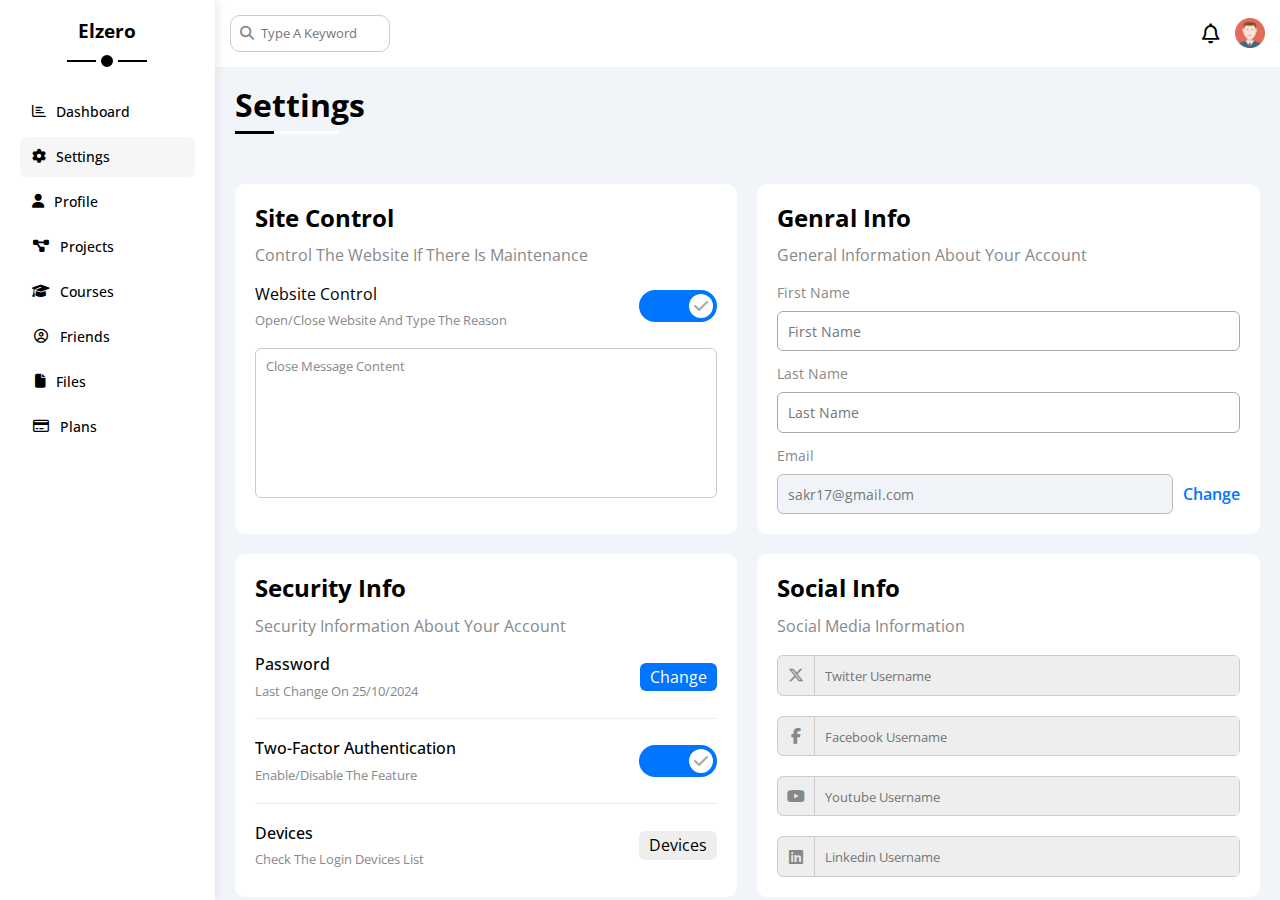
<file: settings.html>
<!DOCTYPE html>
<html lang="en">
  <head>
    <meta charset="UTF-8" />
    <meta name="viewport" content="width=device-width, initial-scale=1.0" />
    <meta
      name="description"
      content="The Settings page allows you to customize your preferences, manage account details, configure privacy options, and adjust various system settings to enhance your experience."
    />
    <title>Settings - Customize Your Preferences</title>
    <!-- Google Fonts -->
    <link rel="preconnect" href="https://fonts.googleapis.com" />
    <link rel="preconnect" href="https://fonts.gstatic.com" crossorigin />
    <link
      href="https://fonts.googleapis.com/css2?family=Cairo:wght@200..1000&family=Work+Sans:wght@200..1000&family=Open+Sans:ital,wght@0,300..800;1,300..800&display=swap"
      rel="stylesheet"
    />
    <!-- Normalize File -->
    <link rel="stylesheet" href="css/normalize.css" />
    <!-- Font Awesome Libraries -->
    <link rel="stylesheet" href="css/all.min.css" />
    <!-- Framework file -->
    <link rel="stylesheet" href="css/framework.css" />
    <!-- Mian Css File -->
    <link rel="stylesheet" href="css/elzero.css" />
  </head>
  <body>
    <div class="page flex">
      <aside class="sidebar p-20 p-rel flex flex-col items-center">
        <h3 class="p-rel">Elzero</h3>
        <ul class="links w-full flex flex-col gap-5">
          <li>
            <a href="index.html" title="Dashboard">
              <i class="fa-regular fa-chart-bar"></i>
              <span class="section-name hide-mobile">Dashboard</span>
            </a>
          </li>
          <li>
            <a href="settings.html" class="active" title="Settings">
              <i class="fa-solid fa-gear"></i>
              <span class="section-name hide-mobile">Settings</span>
            </a>
          </li>
          <li>
            <a href="profile.html" title="Profile">
              <i class="fa-solid fa-user"></i>
              <span class="section-name hide-mobile">Profile</span>
            </a>
          </li>
          <li>
            <a href="projects.html" title="Projects">
              <i class="fa-solid fa-diagram-project fa-fw"></i>
              <span class="section-name hide-mobile">Projects</span>
            </a>
          </li>
          <li>
            <a href="courses.html" title="Courses">
              <i class="fa-solid fa-graduation-cap fa-fw"></i>
              <span class="section-name hide-mobile">Courses</span>
            </a>
          </li>
          <li>
            <a href="friends.html" title="Friends">
              <i class="fa-regular fa-circle-user fa-fw"></i>
              <span class="section-name hide-mobile">Friends</span>
            </a>
          </li>
          <li>
            <a href="files.html" title="Files">
              <i class="fa-solid fa-file"></i>
              <span class="section-name hide-mobile">Files</span>
            </a>
          </li>
          <li>
            <a href="plans.html" title="Plans">
              <i class="fa-regular fa-credit-card fa-fw"></i>
              <span class="section-name hide-mobile">Plans</span>
            </a>
          </li>
        </ul>
      </aside>
      <div class="content w-full">
        <header class="bg-white w-full p-15 flex justify-between items-center">
          <div class="search-box p-rel">
            <input type="search" placeholder="Type A Keyword" />
          </div>
          <div class="icons flex items-center gap-15">
            <i class="fa-regular fa-bell fa-lg p-rel"></i>
            <img
              src="images/avatar.webp"
              alt="Avatar"
              width="30px"
              height="30px"
            />
          </div>
        </header>
        <h1 class="p-rel">Settings</h1>
        <div class="settings w-full p-20 grid gap-20">
          <div class="control p-20 rad-10 bg-white">
            <h2 class="mb-15">Site Control</h2>
            <p class="c-grey mb-20">
              Control The Website If There Is Maintenance
            </p>
            <div class="option flex justify-between items-center">
              <div>
                <span class="block mb-10">Website Control</span>
                <p class="fs-13 c-grey">
                  Open/Close Website And Type The Reason
                </p>
              </div>
              <label class="toggle">
                <input class="toggle-checkbox" type="checkbox" checked />
                <div class="toggle-switch"></div>
              </label>
            </div>
            <textarea
              name="message"
              placeholder="Close Message Content"
            ></textarea>
          </div>
          <div class="genral-info p-20 rad-10 bg-white">
            <h2 class="mb-15">Genral Info</h2>
            <p class="c-grey mb-20">General Information About Your Account</p>
            <form action="">
              <div class="mb-15">
                <label for="first-name" class="block fs-14 c-grey mb-10"
                  >First Name</label
                >
                <input
                  type="text"
                  id="first-name"
                  placeholder="First Name"
                  class="p-10"
                />
              </div>
              <div class="mb-15">
                <label for="last-name" class="block fs-14 c-grey mb-10"
                  >Last Name</label
                >
                <input
                  type="text"
                  id="last-name"
                  placeholder="Last Name"
                  class="p-10"
                />
              </div>
              <div class="flex wrap">
                <label for="email" class="block w-full fs-14 c-grey mb-10"
                  >Email</label
                >
                <input
                  type="email"
                  id="email"
                  disabled
                  placeholder="sakr17@gmail.com"
                  class="p-10"
                />
                <input type="submit" value="Change" class="c-blue" />
              </div>
            </form>
          </div>
          <div class="security-info p-20 rad-10 bg-white">
            <h2 class="mb-15">Security Info</h2>
            <p class="c-grey mb-20">Security Information About Your Account</p>
            <div class="password pb-20 mb-20 flex items-center justify-between">
              <div class="text">
                <h3 class="mb-10 fs-16">Password</h3>
                <p class="fs-13 c-grey">Last Change On 25/10/2024</p>
              </div>
              <a href="#" class="pt-5 pr-10 pb-5 pl-10 rad-6 c-white bg-blue"
                >Change</a
              >
            </div>
            <div class="auth pb-20 mb-20 flex items-center justify-between">
              <div class="text">
                <h3 class="mb-10 fs-16">Two-Factor Authentication</h3>
                <p class="fs-13 c-grey">Enable/Disable The Feature</p>
              </div>
              <label class="toggle flex items-center">
                <input class="toggle-checkbox" type="checkbox" checked />
                <div class="toggle-switch"></div>
              </label>
            </div>
            <div class="password flex items-center justify-between">
              <div class="text">
                <h3 class="mb-10 fs-16">Devices</h3>
                <p class="fs-13 c-grey">Check The Login Devices List</p>
              </div>
              <a href="#" class="pt-5 pr-10 pb-5 pl-10 rad-6 c-black bg-eee"
                >Devices</a
              >
            </div>
          </div>
          <div class="social-info p-20 rad-10 bg-white">
            <h2 class="mb-15">Social Info</h2>
            <p class="c-grey mb-20">Social Media Information</p>
            <div class="twitter mb-20">
              <i class="fa-brands fa-x-twitter c-grey center-flex"></i>
              <input
                type="text"
                placeholder="Twitter Username"
                class="w-full p-10 bg-eee"
              />
            </div>
            <div class="facebook mb-20">
              <i class="fa-brands fa-facebook-f c-grey center-flex"></i>
              <input
                type="text"
                placeholder="Facebook Username"
                class="w-full p-10 bg-eee"
              />
            </div>
            <div class="youtube mb-20">
              <i class="fa-brands fa-youtube c-grey center-flex"></i>
              <input
                type="text"
                placeholder="Youtube Username"
                class="w-full p-10 bg-eee"
              />
            </div>
            <div class="linkedin">
              <i class="fa-brands fa-linkedin c-grey center-flex"></i>
              <input
                type="text"
                placeholder="Linkedin Username"
                class="w-full p-10 bg-eee"
              />
            </div>
          </div>
          <div class="widgets-control p-20 rad-10 bg-white">
            <h2 class="mb-15">Widgets Control</h2>
            <p class="c-grey mb-20">Show/Hide Widgets</p>
            <div class="control mb-20">
              <input type="checkbox" id="one" checked />
              <label for="one">Quick Draft</label>
            </div>
            <div class="control mb-20">
              <input type="checkbox" id="two" checked />
              <label for="two">Yearly Targets</label>
            </div>
            <div class="control mb-20">
              <input type="checkbox" id="three" checked />
              <label for="three">Tickets Statistics</label>
            </div>
            <div class="control mb-20">
              <input type="checkbox" id="four" checked />
              <label for="four">Latest News</label>
            </div>
            <div class="control mb-20">
              <input type="checkbox" id="five" />
              <label for="five">recommendation</label>
            </div>
            <div class="control">
              <input type="checkbox" id="six" checked />
              <label for="six">Top Search Items</label>
            </div>
          </div>
          <div class="backup-manager p-20 rad-10 bg-white">
            <h2 class="mb-15">Backup Manager</h2>
            <p class="c-grey mb-20">Control Backup Time And Location</p>
            <div class="date">
              <div class="mb-20">
                <input type="radio" name="date" id="daily" checked />
                <label for="daily">Daily</label>
              </div>
              <div class="mb-20">
                <input type="radio" name="date" id="weekly" />
                <label for="weekly">Weekly</label>
              </div>
              <div class="pb-20">
                <input type="radio" name="date" id="monthly" />
                <label for="monthly">Monthly</label>
              </div>
            </div>
            <div
              class="capacity w-full flex justify-between gap-15 block-mobile"
            >
              <div>
                <input type="radio" name="capacity" id="megaman" />
                <label for="megaman" class="rad-10">
                  <i class="fa-solid fa-server d-block"></i>
                  Megaman
                </label>
              </div>
              <div>
                <input type="radio" name="capacity" id="zero" checked />
                <label for="zero" class="rad-10">
                  <i class="fa-solid fa-server d-block"></i>
                  Zero
                </label>
              </div>
              <div>
                <input type="radio" name="capacity" id="sigma" />
                <label for="sigma" class="rad-10">
                  <i class="fa-solid fa-server d-block"></i>
                  Sigma
                </label>
              </div>
            </div>
          </div>
        </div>
      </div>
    </div>
  </body>
</html>
</file>
<file: css/framework.css>
/* Start Variables */
:root {
  --blue-color: #0075ff;
  --blue-alt-color: #0d69d5;
  --orange-color: #f59e0b;
  --green-color: #22c55e;
  --red-color: #f44336;
  --grey-color: #888;
}
/* End Variables */
/* Start Box */
.flex {
  display: flex;
}
.flex-col {
  flex-direction: column;
}
.flex-re-row {
  flex-direction: row-reverse;
}
.wrap {
  flex-wrap: wrap;
}
.items-center {
  align-items: center;
}
.items-start {
  align-items: flex-start;
}
.justify-between {
  justify-content: space-between;
}
.justify-evenly {
  justify-content: space-evenly;
}
.justify-around {
  justify-content: space-around;
}
.center-flex {
  display: flex;
  justify-content: center;
  align-items: center;
}
.grid {
  display: grid;
}
.grid-2col {
  grid-template-columns: repeat(2, 1fr);
}
.grid-4col {
  grid-template-columns: repeat(4, 1fr);
}
.block {
  display: block;
}
@media (max-width: 767px) {
  .block-mobile {
    display: block;
  }
  .hide-mobile {
    display: none;
  }
  .grid-1col-mobile {
    grid-template-columns: 1fr;
  }
  .flex-col-mobile {
    flex-direction: column;
  }
}
/* End Box */
/* Start Font */
.txt-c {
  text-align: center;
}
.txt-l {
  text-align: left;
}
.txt-r {
  text-align: right;
}
.fs-13 {
  font-size: 13px;
}
.fs-14 {
  font-size: 14px;
}
.fs-15 {
  font-size: 15px;
}
.fs-16 {
  font-size: 16px;
}
.fs-25 {
  font-size: 25px;
}
.fs-40 {
  font-size: 40px;
}
.fw-bold {
  font-weight: bold;
}
.fw-normal {
  font-weight: normal;
}
.txt-left {
  text-align: left;
}
@media (max-width: 767px) {
  .txt-c-mobile {
    text-align: center;
  }
}
/* End Font */
/* Start width and height */
.w-full {
  width: 100%;
}
.w-half {
  width: 50%;
}
.min-h-page {
  min-height: 100vh;
}
.h-full {
  height: 100%;
}
.h-half {
  height: 50%;
}
/* End width and height */
/* Start Padding + Margin */
.p-3 {
  padding: 3px;
}
.p-5 {
  padding: 5px;
}
.p-10 {
  padding: 10px;
}
.p-15 {
  padding: 15px;
}
.p-20 {
  padding: 20px;
}
.p-25 {
  padding: 25px;
}
.p-40 {
  padding: 40px;
}
.pt-5 {
  padding-top: 5px;
}
.pt-10 {
  padding-top: 10px;
}
.pt-15 {
  padding-top: 15px;
}
.pt-20 {
  padding-top: 20px;
}
.pb-5 {
  padding-bottom: 5px;
}
.pb-10 {
  padding-bottom: 10px;
}
.pb-15 {
  padding-bottom: 15px;
}
.pb-20 {
  padding-bottom: 20px;
}
.pl-5 {
  padding-left: 5px;
}
.pl-10 {
  padding-left: 10px;
}
.pl-15 {
  padding-left: 15px;
}
.pr-5 {
  padding-right: 5px;
}
.pr-10 {
  padding-right: 10px;
}
.m-0 {
  margin: 0;
}
.m-10 {
  margin: 10px;
}
.m-15 {
  margin: 15px;
}
.m-20 {
  margin: 20px;
}
.mt-0 {
  margin-top: 0;
}
.mt-5 {
  margin-top: 5px;
}
.mt-10 {
  margin-top: 10px;
}
.mt-15 {
  margin-top: 15px;
}
.mt-20 {
  margin-top: 20px;
}
.mt-25 {
  margin-top: 25px;
}
.mr-10 {
  margin-right: 10px;
}
.mr-15 {
  margin-right: 15px;
}
.mr-20 {
  margin-right: 20px;
}
.mb-5 {
  margin-bottom: 5px;
}
.mb-10 {
  margin-bottom: 10px;
}
.mb-15 {
  margin-bottom: 15px;
}
.mb-20 {
  margin-bottom: 20px;
}
.mb-25 {
  margin-bottom: 25px;
}
.ml-20 {
  margin-left: 20px;
}
.ml-auto {
  margin-left: auto;
}
.mr-auto {
  margin-right: auto;
}
.gap-5 {
  gap: 5px;
}
.gap-10 {
  gap: 10px;
}
.gap-15 {
  gap: 15px;
}
.gap-20 {
  gap: 20px;
}
.gap-30 {
  gap: 30px;
}
.gap-35 {
  gap: 35px;
}
/* End Padding + Margin */
/* Start position */
.p-rel {
  position: relative;
}
.p-abs {
  position: absolute;
}
/* End position */
/* over-flow */
.over-hidden {
  overflow: hidden;
}
/* over-flow */
/* Start Color */
.c-black {
  color: black;
}
.c-white {
  color: white;
}
.c-grey {
  color: var(--grey-color);
}
.c-red {
  color: var(--red-color);
}
.c-green {
  color: var(--green-color);
}
.c-blue {
  color: var(--blue-color);
}
.c-orange {
  color: var(--orange-color);
}
.bg-red {
  background-color: var(--red-color);
}
.bg-green {
  background-color: var(--green-color);
}
.bg-blue {
  background-color: var(--blue-color);
}
.bg-orange {
  background-color: var(--orange-color);
}
.bg-white {
  background-color: white;
}
.bg-eee {
  background-color: #eee;
}
/* End Color */
/* Start Border */
.rad-6 {
  border-radius: 6px;
}
.rad-10 {
  border-radius: 10px;
}
.rad-50 {
  border-radius: 50%;
}
.border {
  border: 1px solid #eee;
}
.border-top {
  border-top: 1px solid #eee;
}
.border-bottom {
  border-bottom: 1px solid #eee;
}
/* End Border */
/* Start btn */
.btn-shape {
  padding: 4px 10px;
  border-radius: 6px;
  font-size: 13px;
}
/* End btn */
</file>
<file: css/elzero.css>
/* Start Variables */
:root {
  --blue-color: #0075ff;
  --blue-alt-color: #0d69d5;
  --orange-color: #f59e0b;
  --green-color: #22c55e;
  --red-color: #f44336;
  --grey-color: #888;
  --transition: 0.3s;
}
/* End Variables */
/* Start Golbal Rules */
* {
  -webkit-box-sizing: border-box;
  -moz-box-sizing: border-box;
  box-sizing: border-box;
  margin: 0;
  padding: 0;
}
html {
  scroll-behavior: smooth;
}
body {
  font-family: "Open Sans", sans-serif;
  caret-color: var(--main-color);
}
::-webkit-scrollbar {
  width: 12px;
  background-color: white;
}
::-webkit-scrollbar-thumb {
  background-color: var(--blue-color);
}
::-webkit-scrollbar-thumb:hover {
  background-color: var(--blue-alt-color);
}
ul {
  list-style: none;
  padding: 0;
}
a {
  text-decoration: none;
}
input {
  border: none;
}
textarea {
  border: none;
}
*:focus {
  border: none;
  outline: none;
}
.page {
  background-color: #f1f4f9;
  overflow: hidden;
  height: 100vh;
}
/* End Global Rules */
/* Start components */
label.toggle .toggle-checkbox {
  appearance: none;
  display: none;
}
label.toggle .toggle-switch {
  width: 78px;
  height: 32px;
  border-radius: 16px;
  background-color: #ccc;
  position: relative;
  cursor: pointer;
  transition: var(--transition);
}
label.toggle .toggle-switch::before {
  font-family: var(--fa-style-family-classic);
  content: "\f00d";
  font-weight: 900;
  width: 24px;
  height: 24px;
  border-radius: 50%;
  color: #aaa;
  background-color: white;
  display: flex;
  justify-content: center;
  align-items: center;
  position: absolute;
  top: 4px;
  left: 4px;
  transition: var(--transition);
}
label.toggle .toggle-checkbox:checked + .toggle-switch {
  background-color: var(--blue-color);
}
label.toggle .toggle-checkbox:checked + .toggle-switch::before {
  content: "\f00c";
  left: 50px;
}
/* End components */
/* Start Sidebar */
.sidebar {
  width: 250px;
  background-color: white;
  box-shadow: 0 0 10px #ddd;
}
@media (max-width: 768px) {
  .sidebar {
    width: fit-content;
    padding: 10px;
  }
}
.sidebar h3 {
  margin-bottom: 50px;
  font-weight: bold;
}
@media (min-width: 768px) {
  .sidebar h3::before {
    content: "";
    position: absolute;
    width: 80px;
    height: 2px;
    left: 50%;
    bottom: -20px;
    transform: translateX(-50%);
    background-color: black;
  }
  .sidebar h3::after {
    content: "";
    position: absolute;
    width: 12px;
    height: 12px;
    left: 50%;
    bottom: -30px;
    transform: translateX(-50%);
    border: 5px solid white;
    border-radius: 50%;
    background-color: black;
  }
}
@media (max-width: 768px) {
  .sidebar h3 {
    font-size: 13px;
    margin: 0 0 10px;
  }
}
.sidebar .links a {
  display: flex;
  gap: 10px;
  color: black;
  padding: 12px;
  font-size: 14px;
  transition: var(--transition);
  border-radius: 6px;
  font-weight: 500;
}
.sidebar .links a:hover,
.sidebar .links .active {
  background-color: #f6f6f6;
}
.sidebar .links li:nth-last-of-type(2) i {
  margin-left: 3px;
}
@media (max-width: 768px) {
  .sidebar .links li a {
    padding: 10px;
    justify-content: center;
  }
  .sidebar .links li:nth-last-of-type(2) i {
    margin-left: 0;
  }
}
/* End Sidebar */
/* Start Content */
.page > .content {
  overflow-x: hidden;
  overflow-y: auto;
}
/* Start Header */
.page header input {
  border: 1px solid #ccc;
  border-radius: 10px;
  width: 160px;
  padding: 10px 10px 10px 30px;
  font-size: 13px;
  transition: var(--transition);
}
.page header .search-box::before {
  font-family: var(--fa-style-family-classic);
  content: "\f002";
  font-weight: 900;
  position: absolute;
  left: 10px;
  top: 50%;
  transform: translateY(-50%);
  font-size: 14px;
  color: var(--grey-color);
}
.page header .search-box > input::placeholder {
  font-size: 13px;
  transition: var(--transition);
}
.page header .search-box > input:focus {
  width: 200px;
}
.page header .search-box > input:focus::placeholder {
  opacity: 0;
}
.page > header .icons i::after {
  content: "";
  width: 10px;
  height: 10px;
  position: absolute;
  background-color: var(--red-color);
  top: -15px;
  right: -4px;
  border-radius: 50%;
}
.page h1 {
  margin: 20px 20px 40px;
  position: relative;
  width: fit-content;
}
.page h1::before,
.page h1::after {
  content: "";
  position: absolute;
  bottom: -10px;
  height: 3px;
  left: 0;
}
.page h1::before {
  width: 80%;
  background-color: white;
}
.page h1::after {
  width: 30%;
  background-color: black;
}
/* End Header */
/* Start Wrapper */
.wrapper {
  grid-template-columns: repeat(auto-fill, minmax(450px, 1fr));
}
@media (max-width: 767px) {
  .wrapper {
    grid-template-columns: minmax(200px, 1fr);
    padding: 0;
    padding-left: 10px;
    padding-right: 10px;
    gap: 10px;
  }
}
.wrapper .welcome .avatar {
  height: 60px;
}
.wrapper .welcome .avatar img {
  left: 15px;
  top: -50%;
  border: 3px solid white;
  padding: 2px;
}
@media (max-width: 768px) {
  .wrapper .welcome .avatar img {
    left: 50%;
    transform: translateX(-50%);
  }
}
.wrapper .welcome .body {
  border-top: 1px solid rgb(238, 238, 238);
  border-bottom: 1px solid rgb(238, 238, 238);
}
.wrapper .welcome a {
  width: fit-content;
  margin-left: auto;
}
.draft input[type="text"] {
  font-size: 12px;
}
.draft textarea {
  resize: none;
  height: 150px;
  width: 100%;
  font-size: 12px;
}
.draft input[type="submit"] {
  width: fit-content;
  margin-left: auto;
}
.targets > div i {
  flex-shrink: 0;
  width: 80px;
  height: 80px;
  margin-right: 15px;
  display: grid;
  place-content: center;
}
.targets .money i {
  background-color: #cbe3ff;
}
.targets .projects i {
  background-color: #fdecce;
}
.targets .team i {
  background-color: #d3f3de;
}
.targets > div .details {
  height: 80px;
}
.targets > div .progress {
  width: 100%;
  height: 4px;
  background-color: var(--grey-color);
}
.targets > .money .progress {
  background-color: rgb(0 117 255 / 20%);
  & span {
    background-color: rgb(0 117 255);
    &::before {
      background-color: rgb(0 117 255);
    }
    &::after {
      border-top-color: rgb(0 117 255);
    }
  }
}
.targets > .projects .progress {
  background-color: rgb(245 158 11 / 20%);
  & span {
    background-color: rgb(245 158 11);
    &::before {
      background-color: rgb(245 158 11);
    }
    &::after {
      border-top-color: rgb(245 158 11);
    }
  }
}
.targets > .team .progress {
  background-color: rgb(34 197 94 / 20%);
  & span {
    background-color: rgb(34 197 94);
    &::before {
      background-color: rgb(34 197 94);
    }
    &::after {
      border-top-color: rgb(34 197 94);
    }
  }
}
.targets > div .progress span {
  position: absolute;
  top: 0;
  left: 0;
  bottom: 0;
  background-color: var(--blue-color);
}
.targets > div .progress span::before {
  content: attr(data);
  padding: 3px;
  color: white;
  background-color: var(--blue-color);
  position: absolute;
  right: 0;
  bottom: calc(100% + 15px);
  border-radius: 5px;
  font-size: 13px;
  transform: translateX(50%);
}
.targets > div .progress span::after {
  content: "";
  position: absolute;
  width: 0;
  height: 0;
  bottom: calc(100% + 6px);
  right: 0;
  transform: translateX(50%);
  border-width: 5px;
  border-style: solid;
  border-color: var(--blue-color) transparent transparent;
}
.tickets .stats > div {
  border: 1px solid #ccc;
}
@media (max-width: 767px) {
  .news .news-row {
    flex-direction: column;
    gap: 15px;
  }
}
.news .news-row:not(:last-of-type) {
  border-bottom: 1px solid #eee;
}
.news .news-row span {
  margin-left: auto;
}
@media (max-width: 767px) {
  .news .news-row span {
    margin-left: 0;
  }
}
.tasks > div:not(:last-of-type) {
  border-bottom: 1px solid #eee;
}
.tasks .deleted {
  opacity: 0.4;
}
.tasks .deleted h3,
.tasks .deleted p {
  text-decoration: line-through;
}
.tasks > div i {
  margin-left: auto;
  transition: color 0.3s;
}
.tasks > div:not(.deleted) i:hover {
  color: var(--red-color);
  cursor: pointer;
}
.last-project ul .line {
  width: 2px;
  height: 100%;
  top: 0;
  left: 13px;
  background: var(--blue-color);
  z-index: 1;
}
.last-project ul li {
  position: relative;
  padding-left: 45px;
  font-weight: 500;
}
.last-project ul li::before {
  content: "";
  position: absolute;
  width: 24px;
  height: 24px;
  border-radius: 50%;
  border: 2px solid var(--blue-color);
  background-color: white;
  top: 50%;
  left: 0;
  transform: translateY(-50%);
  z-index: 2;
}
.last-project ul li.done::after,
.last-project ul li.going::after {
  content: "";
  position: absolute;
  width: 20px;
  height: 20px;
  top: 50%;
  left: 4px;
  border-radius: 50%;
  transform: translateY(-50%);
  background-color: var(--blue-color);
  z-index: 3;
}
.last-project ul li.going::after {
  animation: flash 1.5s linear infinite alternate-reverse;
}
.last-project img {
  position: absolute;
  bottom: 0px;
  right: 0px;
  opacity: 0.15;
}
.reminders ul li {
  margin-left: 30px;
  border-left-width: 2px;
  border-left-style: solid;
  &::before {
    content: "";
    position: absolute;
    width: 15px;
    height: 15px;
    top: 50%;
    left: -32px;
    transform: translateY(-50%);
    border-radius: 50%;
  }
}
.reminders ul li:nth-of-type(1) {
  border-left-color: var(--blue-color);
  &::before {
    background-color: var(--blue-color);
  }
}
.reminders ul li:nth-of-type(2) {
  border-left-color: var(--green-color);
  &::before {
    background-color: var(--green-color);
  }
}
.reminders ul li:nth-of-type(3) {
  border-left-color: var(--orange-color);
  &::before {
    background-color: var(--orange-color);
  }
}
.reminders ul li:nth-of-type(4) {
  border-left-color: var(--red-color);
  &::before {
    background-color: var(--red-color);
  }
}
.post .body {
  padding: 25px 0;
  margin: 20px 0;
  border-top: 1px solid #eee;
  border-bottom: 1px solid #eee;
  font-weight: 500;
  font-size: 17px;
  line-height: 1.6;
}
.social-stats > div i {
  height: 55px;
  flex: 0 0 55px;
  transition: var(--transition);
}
.social-stats > div i:hover {
  transform: rotate(5deg);
}
.social-stats .info {
  padding: 0 15px;
  & a {
    cursor: pointer;
  }
}
.social-stats .twitter {
  background-color: #a9a9a9;
  & i {
    background-color: #14171a;
  }
  & .info {
    & span {
      color: #14171a;
    }
    & a {
      background-color: #14171a;
    }
  }
}
.social-stats .facebook {
  background-color: #d2ecfb;
  & i {
    background-color: #1ca2f2;
  }
  & .info {
    & span {
      color: #1ca2f2;
    }
    & a {
      background-color: #1ca2f2;
    }
  }
}
.social-stats .youtube {
  background-color: #ffccca;
  & i {
    background-color: #fe0000;
  }
  & .info {
    & span {
      color: #fe0000;
    }
    & a {
      background-color: #fe0000;
    }
  }
}
.social-stats .linkedin {
  background-color: #cce4f0;
  & i {
    background-color: #0077b4;
  }
  & .info {
    & span {
      color: #0077b4;
    }
    & a {
      background-color: #0077b4;
    }
  }
}
/* End Wrapper */
/* Start projects table */
.projects .responsive {
  overflow-x: auto;
}
.projects table {
  min-width: 1000px;
  border-spacing: 0;
}
.projects table th {
  letter-spacing: -1px;
}
.projects table th,
.projects table td {
  padding: 15px;
}
.projects table tbody td {
  border-left: 1px solid #eee;
  border-bottom: 1px solid #eee;
  transition: var(--transition);
  font-weight: 500;
}
.projects table tbody tr td:last-of-type {
  border-right: 1px solid #eee;
}
.projects table tbody tr:hover td {
  background-color: #faf7f7;
}
.projects table tbody img {
  width: 32px;
  height: 32px;
  border-radius: 50%;
  padding: 2px;
  background-color: white;
}
.projects table tbody img:not(:first-of-type) {
  margin-left: -20px;
}
.projects table tbody .pending {
  background-color: #f49f0b;
}
.projects table tbody .progress {
  background-color: #0175ff;
}
.projects table tbody .completed {
  background-color: #23c55e;
}
.projects table tbody .rejected {
  background-color: #f44236;
}
/* End projects table */
/* End Content */
/* Start settings page */
.settings {
  grid-template-columns: repeat(auto-fill, minmax(450px, 1fr));
}
@media (max-width: 767px) {
  .settings {
    grid-template-columns: minmax(100px, 1fr);
    gap: 10px;
  }
}
/* Start Control */
.control textarea {
  resize: none;
  width: 100%;
  height: 150px;
  margin-top: 20px;
  padding: 10px;
  border: 1px solid #ccc;
  border-radius: 6px;
}
.control textarea::placeholder {
  font-size: 13px;
  color: var(--grey-color);
}
/* End Control */
/* Start Genral-info */
.genral-info form input:not([type="submit"]) {
  border: 1px solid #aaa;
  border-radius: 6px;
  width: 100%;
}
.genral-info form input:not([type="submit"])::placeholder {
  font-size: 14px;
}
.genral-info form input[type="email"] {
  cursor: no-drop;
  background-color: #f0f4f8;
  color: #bbb;
}
.genral-info form input[type="email"] {
  margin-right: 10px;
  flex: 150px 1 0;
  border-color: #bbb;
}
.genral-info form input[type="submit"] {
  flex: 50px 0 1;
  background-color: white;
  font-weight: 600;
  cursor: pointer;
  transition: var(--transition);
}
.genral-info form input[type="submit"]:hover {
  color: var(--blue-alt-color);
}
/* End Genral-info */
/* Start security-info */
.security-info > div:not(:last-of-type) {
  border-bottom: 1px solid #eee;
}
.security-info h3 {
  font-weight: 500;
  font-size: 16px;
}
.security-info .password a {
  transition: var(--transition);
}
.security-info .password a:hover {
  background-color: var(--blue-alt-color);
}
/* End security-info */
/* Start Social-info */
.social-info > div {
  background-color: #eee;
  border: 1px solid #ccc;
  border-radius: 6px;
  display: flex;
}
.social-info > div i {
  width: 40px;
  border-right: 1px solid #ccc;
  transition: var(--transition);
}
.social-info > div input::placeholder {
  font-size: 13px;
}
.social-info > div:focus-within i {
  color: black;
}
/* End Social-info */
/* Start Widgets Control */
.widgets-control .control input {
  appearance: none;
  display: none;
}
.widgets-control .control label {
  padding-left: 30px;
  position: relative;
  cursor: pointer;
}
.widgets-control .control label:hover::before {
  border-color: var(--blue-alt-color);
}
.widgets-control .control label::before,
.widgets-control .control label::after {
  position: absolute;
  top: 50%;
  left: 0;
  border-radius: 4px;
  /* margin-top: -11px; */
  transform: translateY(-50%);
  transition: var(--transition);
}
.widgets-control .control label::before {
  content: "";
  width: 14px;
  border: 2px solid var(--grey-color, grey);
  height: 14px;
}
.widgets-control .control label::after {
  font-family: var(--fa-style-family-classic);
  content: "\f00c";
  font-weight: 900;
  font-size: 12px;
  transform: translateY(-50%) scale(0) rotate(360deg);
  width: 18px;
  height: 18px;
  display: flex;
  justify-content: center;
  align-items: center;
  background-color: var(--blue-color);
  color: white;
}
.widgets-control .control input:checked + label::after {
  transform: translateY(-50%) scale(1) rotate(0);
}
/* End Widgets Control */
/* Start Backup-Manager */
.backup-manager .date > div input[type="radio"] {
  appearance: none;
  display: none;
}
.backup-manager .date > div label {
  padding-left: 30px;
  position: relative;
  cursor: pointer;
}
.backup-manager .date > div label:hover::before {
  border-color: var(--blue-alt-color);
}
.backup-manager .date > div label::before,
.backup-manager .date > div label::after {
  position: absolute;
  top: 50%;
  border-radius: 50%;
  /* margin-top: -11px; */
  transform: translateY(-50%);
  transition: var(--transition);
}
.backup-manager .date > div label::before {
  content: "";
  left: 0;
  width: 18px;
  height: 18px;
  border: 2px solid var(--grey-color, grey);
}
.backup-manager .date > div label::after {
  content: "";
  left: 5px;
  background-color: blue;
  font-size: 12px;
  transform: translateY(-50%) scale(0);
  width: 12px;
  height: 12px;
  background-color: var(--blue-color);
  color: white;
}
.backup-manager .date > div input:checked + label::after {
  transform: translateY(-50%) scale(1);
}
.backup-manager .date > div:last-of-type {
  border-bottom: 1px solid #eee;
}
.backup-manager .capacity input[type="radio"] {
  appearance: none;
  display: none;
}
.backup-manager .capacity > div {
  flex: 32%;
  margin-top: 20px;
}
.backup-manager .capacity label {
  cursor: pointer;
  padding: 15px;
  display: flex;
  flex-direction: column;
  gap: 15px;
  align-items: center;
  border: 2px solid #eee;
}
.backup-manager .capacity input[type="radio"]:checked + label {
  border-color: var(--blue-color);
  color: var(--blue-color);
}
/* End Backup-Manager */
/* End settings page */
/* Start Profile Page */
/* Start About */
.about .overview {
  width: 300px;
}
@media (min-width: 768px) {
  .about .overview {
    border-right: 1px solid #eee;
  }
}
.about .overview .progress {
  width: 80%;
  height: 5px;
  border-radius: 3px;
  background-color: #eee;
  position: relative;
  overflow: hidden;
}
.about .overview .progress::after {
  content: "";
  position: absolute;
  width: 70%;
  height: 100%;
  top: 0;
  left: 0;
  background-color: var(--blue-color);
  border-radius: 3px;
}
@media (max-width: 767px) {
  .about .overview .progress {
    width: 120px;
  }
}
.about .details .box {
  display: flex;
  flex-wrap: wrap;
  row-gap: 10px;
  padding: 20px 10px;
  transition: var(--transition);
}
.about .details .box:hover {
  background-color: #f9f9f9;
}
.about .details .box > div {
  flex: 240px;
}
.about .details label.toggle .toggle-switch {
  width: 78px;
  height: 20px;
}
.about .details label.toggle .toggle-switch::before {
  width: 12px;
  height: 12px;
  font-size: 8px;
}
.about .details label.toggle input:checked + .toggle-switch::before {
  left: 62px;
}
/* End About */
/* Start skills-activities */
.skills-activities .skills span {
  font-size: 16px;
}
.skills-activities .activities h3 {
  font-weight: 500;
  font-size: 18px;
}
@media (max-width: 992px) {
  .skills-activities {
    flex-wrap: wrap;
  }
  .skills-activities .skills {
    flex: 100%;
  }
  .skills-activities .skills span {
    font-size: 16px;
  }
}
/* End skills-activities */
/* End Profile Page */

/* Start Projects Page */
.projects-page {
  grid-template-columns: repeat(auto-fill, minmax(450px, 1fr));
}
@media (max-width: 767px) {
  .projects-page {
    grid-template-columns: minmax(200px, 1fr);
    padding: 0;
    padding-left: 10px;
    padding-right: 10px;
    gap: 10px;
  }
}
.projects-page .project .team {
  margin-top: 40px;
  margin-bottom: 10px;
}
.projects-page .project .team img {
  width: 40px;
  height: 40px;
  border-radius: 50%;
  padding: 2px;
  background-color: white;
  position: relative;
}
.projects-page .project .team a:not(:first-of-type) img {
  margin-left: -20px;
}
.projects-page .project .team img:hover {
  z-index: 99;
}
.projects-page .project .techs span {
  font-size: 14px;
}
.projects-page .project .prog-cost .progress {
  width: 200px;
  height: 7px;
  background-color: #eee;
  border-radius: 4px;
  position: relative;
  overflow: hidden;
}
.projects-page .project .prog-cost .progress span {
  position: absolute;
  top: 0;
  left: 0;
  bottom: 0;
  border-radius: 4px;
}
.projects-page .project .prog-cost .cost::before {
  font-family: var(--fa-style-family-classic);
  content: "\f155";
  margin-right: 5px;
}
/* End Projects Page */
/* Start Courses Page */
.courses-page {
  grid-template-columns: repeat(auto-fill, minmax(350px, 1fr));
}
@media (max-width: 767px) {
  .courses-page {
    grid-template-columns: minmax(200px, 1fr);
    padding: 0;
    padding-left: 10px;
    padding-right: 10px;
    gap: 10px;
  }
}
.courses-page .course img.team {
  top: 20px;
  left: 20px;
  padding: 2px;
  background-color: white;
}
.courses-page .course img:not(.team) {
  max-width: 100%;
}
.courses-page .course .info {
  margin-top: auto;
}
.courses-page .course .info::before {
  content: "Course Info";
  position: absolute;
  top: 0;
  left: 50%;
  transform: translate(-50%, -50%);
  background-color: var(--blue-color);
  color: white;
  padding: 4px 10px;
  border-radius: 6px;
}
.courses-page .course .info .subs::before {
  font-family: var(--fa-style-family-classic);
  content: "\f007";
  font-weight: 900;
  margin-right: 5px;
  color: var(--grey-color);
}
.courses-page .course .info .cost::before {
  font-family: var(--fa-style-family-classic);
  content: "\f155";
  font-weight: 900;
  margin-right: 5px;
  color: var(--grey-color);
}
.courses-page .course .headings p {
  line-height: 1.6;
  font-weight: 500;
}
/* End Courses Page */
/* Start Friends Page */
.friends-page {
  grid-template-columns: repeat(auto-fill, minmax(350px, 1fr));
}
@media (max-width: 767px) {
  .friends-page {
    grid-template-columns: minmax(200px, 1fr);
    padding: 0;
    padding-left: 10px;
    padding-right: 10px;
    gap: 10px;
  }
}
.friends-page .friend.vip .stats::after {
  content: "VIP";
  position: absolute;
  top: 50%;
  right: 0px;
  transform: translateY(-50%);
  font-size: 40px;
  font-weight: bold;
  color: var(--red-color);
  opacity: 0.15;
}
.friends-page .friend .contact {
  top: 10px;
  left: 10px;
}
.friends-page .friend .contact i {
  background-color: #eee;
  padding: 10px;
  border-radius: 50%;
  color: #666;
  font-size: 13px;
  cursor: pointer;
  transition: var(--transition);
}
.friends-page .friend .contact i:first-of-type:hover {
  color: white;
  background-color: var(--blue-color);
}
/* End Friends Page */
/* Start Files page */
.files-page {
  display: flex;
  flex-direction: row-reverse;
}
@media (max-width: 768px) {
  .files-page {
    flex-direction: column;
  }
}
.files-page .files {
  flex-grow: 1;
}
.files-page .files {
  grid-template-columns: repeat(auto-fill, minmax(200px, 1fr));
}
@media (max-width: 767px) {
  .files-page .files {
    grid-template-columns: repeat(auto-fill, minmax(200px, 1fr));
    gap: 10px;
  }
}
.files-page .files .file > a {
  top: 15px;
  left: 15px;
  & i {
    transition: var(--transition);
  }
}
.files-page .files .file > a:hover i {
  color: var(--red-color);
}
.files-page .files-stats {
  min-width: 260px;
  height: fit-content;
}
@media (min-width: 768px) {
  .files-page .files-stats {
    position: sticky;
    top: 10px;
  }
}
.files-page .files-stats div:not(.upload-field) i {
  flex-shrink: 0;
  width: 40px;
  height: 40px;
}
.files-page .files-stats .upload-field input {
  appearance: none;
  display: none;
}
.files-page .files-stats .upload-field label {
  width: fit-content;
  margin: 0 auto;
  font-size: 13px;
  font-weight: 500;
  transition: var(--transition);
}
.files-page .files-stats .upload-field label:hover {
  background-color: var(--blue-alt-color);
  & i {
    animation: up-and-down 0.8s infinite;
  }
}
/* End Files Page */
/* Start Plans Page */
.plans-page {
  grid-template-columns: repeat(auto-fill, minmax(450px, 1fr));
}
@media (max-width: 767px) {
  .plans-page {
    grid-template-columns: minmax(200px, 1fr);
    padding: 0;
    padding-left: 10px;
    padding-right: 10px;
    gap: 10px;
  }
}
.plans-page .free .price {
  border: 3px solid white;
  box-shadow: 0px 0px 0px 3px var(--green-color);
}
.plans-page .basic .price {
  border: 3px solid white;
  box-shadow: 0px 0px 0px 3px var(--blue-color);
}
.plans-page .premium .price {
  border: 3px solid white;
  box-shadow: 0px 0px 0px 3px var(--orange-color);
}
.plans-page .price .cost::before {
  font-family: var(--fa-style-family-classic);
  content: "\f155";
  font-weight: 900;
  font-size: 20px;
  position: relative;
  bottom: 20px;
  right: 5px;
}
.plans-page .features li {
  padding: 15px 0;
  border-bottom: 1px solid #eee;
  display: flex;
  align-items: center;
}
.plans-page .features li.yes::before {
  font-family: var(--fa-style-family-classic);
  content: "\f00c";
  font-size: 18px;
  font-weight: 900;
  color: var(--green-color);
  margin-right: 10px;
}
.plans-page .features li.no::before {
  font-family: var(--fa-style-family-classic);
  content: "\f00d";
  font-size: 18px;
  font-weight: 900;
  color: var(--red-color);
  margin-right: 10px;
}
.plans-page .plan .features a i {
  transition: var(--transition);
}
.plans-page .plan .features a i:hover {
  color: #222;
}
.plans-page .features + a {
  font-size: 16px;
  width: fit-content;
  margin-top: 15px;
}
/* End Plans Page */

/* Start Animation */
@keyframes flash {
  to {
    opacity: 0;
  }
}
@keyframes up-and-down {
  0%,
  100% {
    transform: translateY(0px);
  }
  50% {
    transform: translateY(-5px);
  }
}
/* End Animation */
</file>
